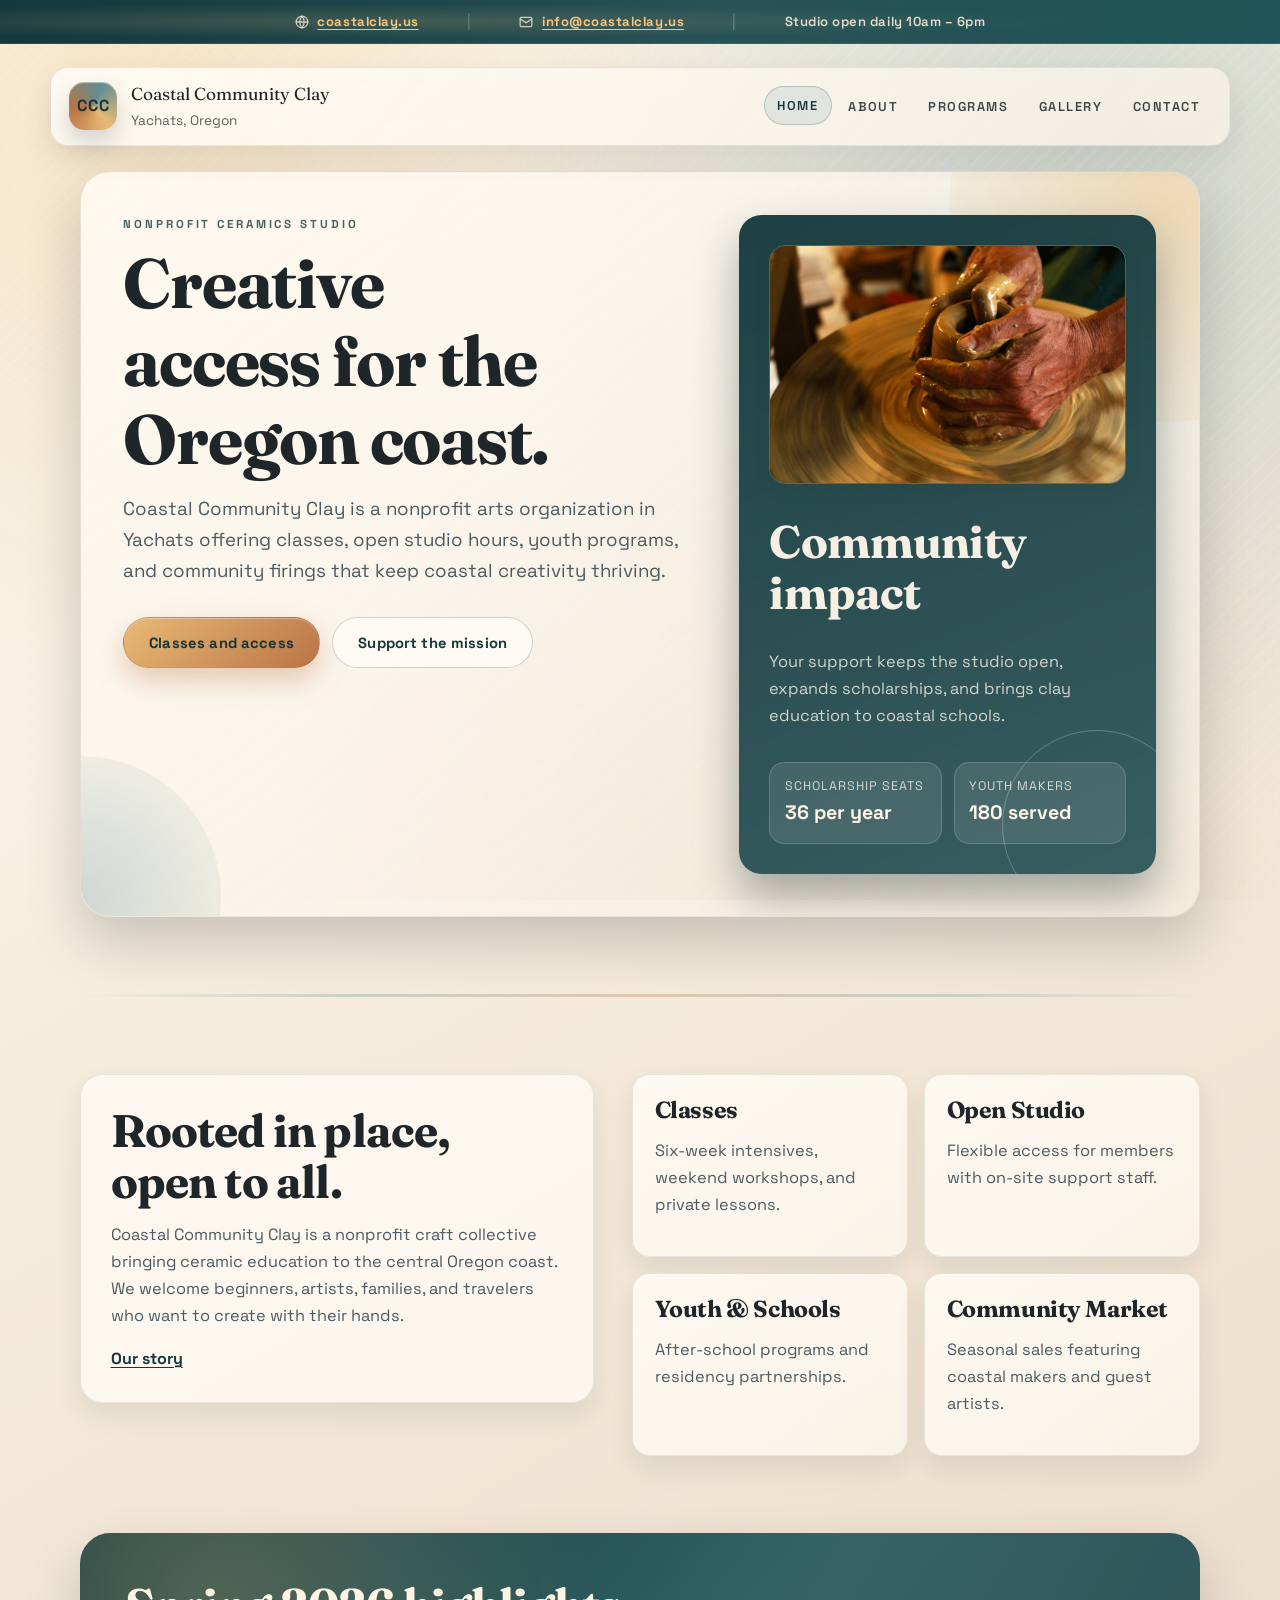
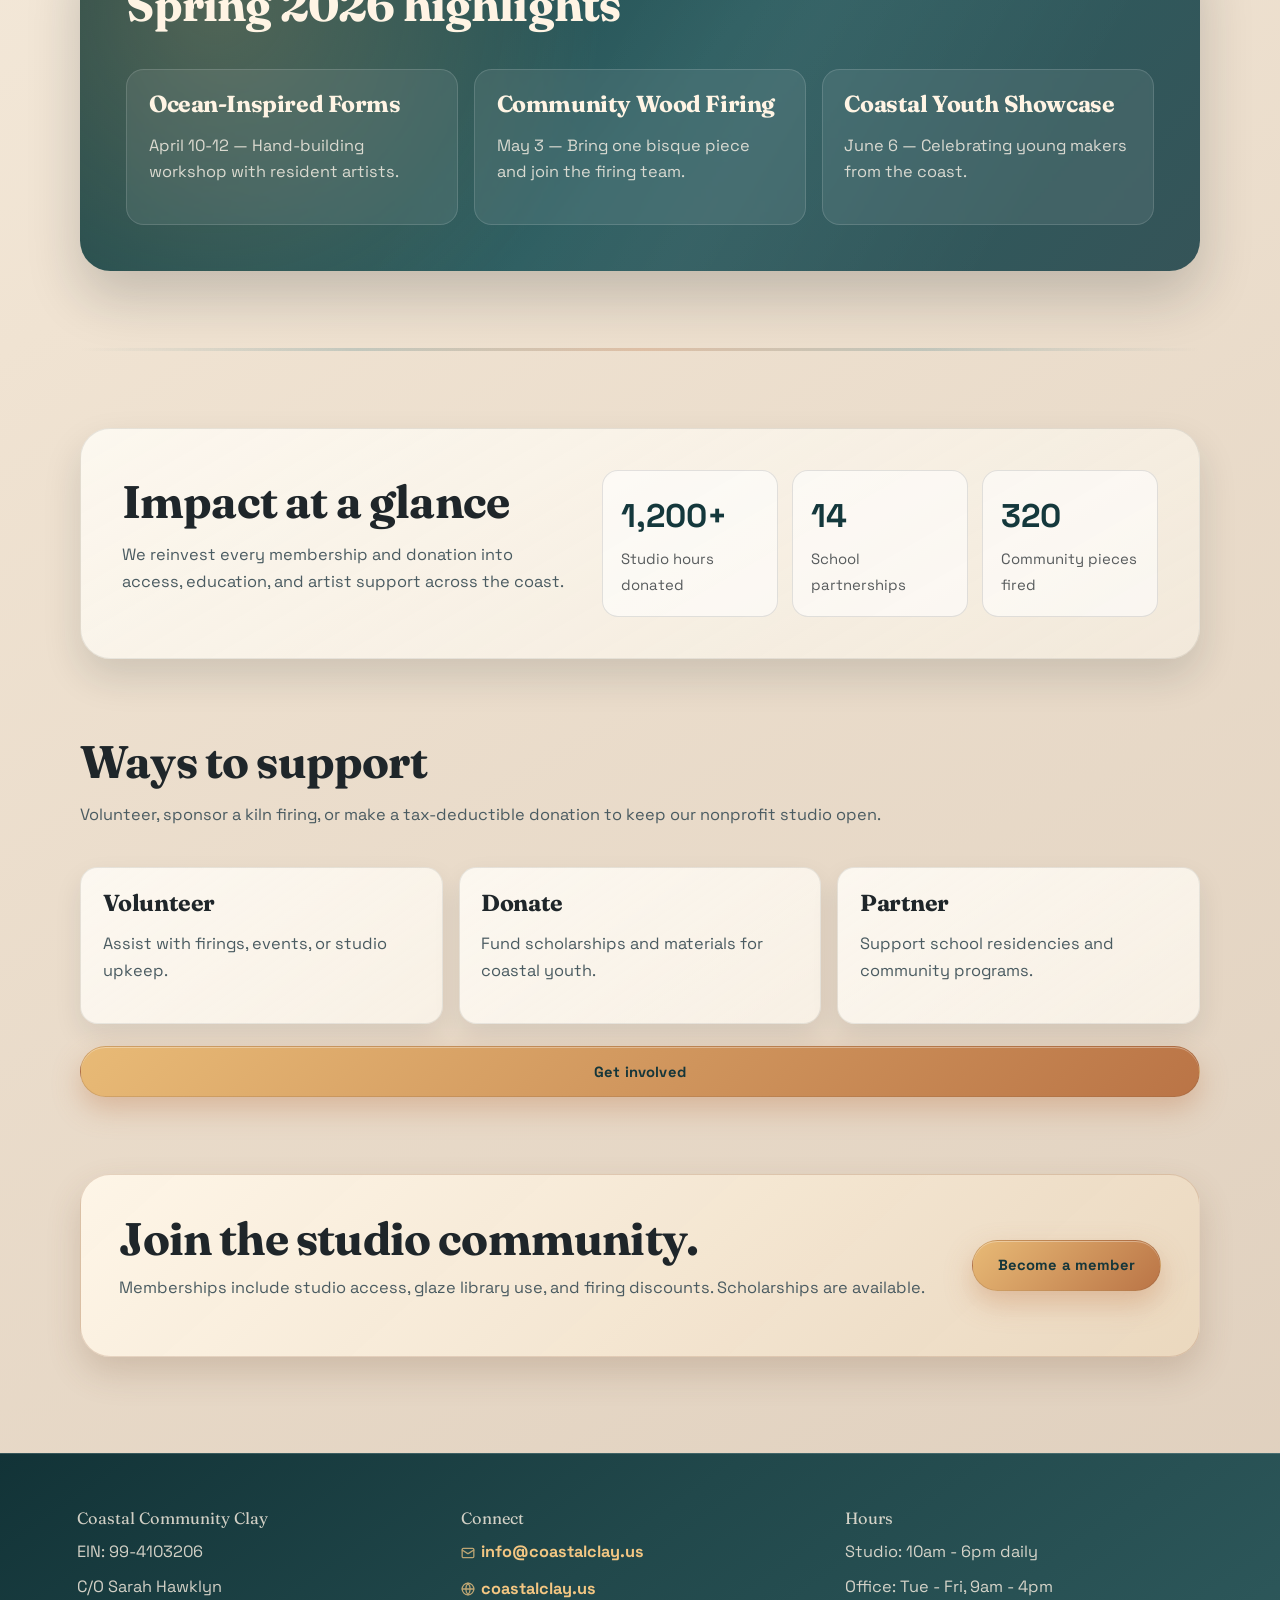
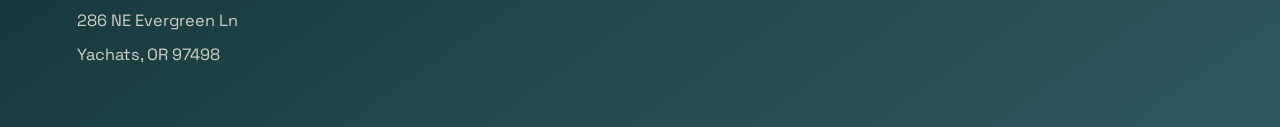
<file: index.html>
<!DOCTYPE html>
<html lang="en">
  <head>
    <meta charset="utf-8" />
    <meta name="viewport" content="width=device-width, initial-scale=1" />
    <title>Coastal Community Clay | Yachats, Oregon</title>
    <meta
      name="description"
      content="Coastal Community Clay is a coastal ceramics organization in Yachats, Oregon. Classes, open studio, youth programs, and community firings."
    />
    <link rel="preconnect" href="https://fonts.googleapis.com" />
    <link rel="preconnect" href="https://fonts.gstatic.com" crossorigin />
    <link
      href="https://fonts.googleapis.com/css2?family=Fraunces:wght@300;500;700&family=Space+Grotesk:wght@400;600&display=swap"
      rel="stylesheet"
    />
    <link rel="stylesheet" href="css/styles.css" />
  </head>
  <body>
    <div class="info-bar">
      <span class="info-bar-item">
        <svg width="14" height="14" viewBox="0 0 24 24" fill="none" stroke="currentColor" stroke-width="2.2" stroke-linecap="round" stroke-linejoin="round"><circle cx="12" cy="12" r="10"/><path d="M2 12h20M12 2a15.3 15.3 0 0 1 0 20M12 2a15.3 15.3 0 0 0 0 20"/></svg>
        <a href="https://coastalclay.us" target="_blank" rel="noopener">coastalclay.us</a>
      </span>
      <span class="info-bar-sep">|</span>
      <span class="info-bar-item">
        <svg width="14" height="14" viewBox="0 0 24 24" fill="none" stroke="currentColor" stroke-width="2.2" stroke-linecap="round" stroke-linejoin="round"><rect x="2" y="4" width="20" height="16" rx="2"/><path d="m22 7-8.97 5.7a1.94 1.94 0 0 1-2.06 0L2 7"/></svg>
        <a href="mailto:info@coastalclay.us">info@coastalclay.us</a>
      </span>
      <span class="info-bar-sep">|</span>
      <span class="info-bar-item">Studio open daily 10am – 6pm</span>
    </div>
    <header class="site-header">
      <div class="brand">
        <span class="brand-mark">CCC</span>
        <div>
          <p class="brand-title">Coastal Community Clay</p>
          <p class="brand-subtitle">Yachats, Oregon</p>
        </div>
      </div>
      <button class="menu-toggle" aria-expanded="false" aria-controls="primary-nav">
        Menu
      </button>
      <nav id="primary-nav" class="site-nav">
        <a class="nav-link" href="index.html">Home</a>
        <a class="nav-link" href="about.html">About</a>
        <a class="nav-link" href="programs.html">Programs</a>
        <a class="nav-link" href="gallery.html">Gallery</a>
        <a class="nav-link" href="contact.html">Contact</a>
      </nav>
    </header>

    <main>
      <section class="hero">
        <div class="hero-content">
          <p class="eyebrow">Nonprofit ceramics studio</p>
          <h1>Creative access for the Oregon coast.</h1>
          <p class="lead">
            Coastal Community Clay is a nonprofit arts organization in Yachats
            offering classes, open studio hours, youth programs, and community
            firings that keep coastal creativity thriving.
          </p>
          <div class="hero-actions">
            <a class="btn primary" href="programs.html">Classes and access</a>
            <a class="btn ghost" href="contact.html">Support the mission</a>
          </div>
        </div>
        <div class="hero-card">
          <figure class="hero-illustration">
            <img
              src="images/photos/pottery-wheel.jpg"
              alt="Artisan shaping clay on a pottery wheel in a ceramic workshop."
              width="960"
              height="640"
            />
          </figure>
          <h2>Community impact</h2>
          <p>
            Your support keeps the studio open, expands scholarships, and brings
            clay education to coastal schools.
          </p>
          <div class="hero-list">
            <div>
              <span>Scholarship seats</span>
              <strong>36 per year</strong>
            </div>
            <div>
              <span>Youth makers</span>
              <strong>180 served</strong>
            </div>
          </div>
        </div>
      </section>

      <div class="wave-divider" role="presentation"></div>

      <section class="split">
        <div>
          <h2>Rooted in place, open to all.</h2>
          <p>
            Coastal Community Clay is a nonprofit craft collective bringing
            ceramic education to the central Oregon coast. We welcome beginners,
            artists, families, and travelers who want to create with their hands.
          </p>
          <a class="text-link" href="about.html">Our story</a>
        </div>
        <div class="highlight-grid">
          <article>
            <h3>Classes</h3>
            <p>Six-week intensives, weekend workshops, and private lessons.</p>
          </article>
          <article>
            <h3>Open Studio</h3>
            <p>Flexible access for members with on-site support staff.</p>
          </article>
          <article>
            <h3>Youth & Schools</h3>
            <p>After-school programs and residency partnerships.</p>
          </article>
          <article>
            <h3>Community Market</h3>
            <p>Seasonal sales featuring coastal makers and guest artists.</p>
          </article>
        </div>
      </section>

      <section class="band">
        <div class="band-content">
          <h2>Spring 2026 highlights</h2>
          <div class="event-grid">
            <article>
              <h3>Ocean-Inspired Forms</h3>
              <p>April 10-12 — Hand-building workshop with resident artists.</p>
            </article>
            <article>
              <h3>Community Wood Firing</h3>
              <p>May 3 — Bring one bisque piece and join the firing team.</p>
            </article>
            <article>
              <h3>Coastal Youth Showcase</h3>
              <p>June 6 — Celebrating young makers from the coast.</p>
            </article>
          </div>
        </div>
      </section>

      <div class="wave-divider" role="presentation"></div>

      <section class="impact">
        <div>
          <h2>Impact at a glance</h2>
          <p>
            We reinvest every membership and donation into access, education,
            and artist support across the coast.
          </p>
        </div>
        <div class="impact-grid">
          <div>
            <strong>1,200+</strong>
            <span>Studio hours donated</span>
          </div>
          <div>
            <strong>14</strong>
            <span>School partnerships</span>
          </div>
          <div>
            <strong>320</strong>
            <span>Community pieces fired</span>
          </div>
        </div>
      </section>

      <section class="support">
        <div>
          <h2>Ways to support</h2>
          <p>
            Volunteer, sponsor a kiln firing, or make a tax-deductible donation
            to keep our nonprofit studio open.
          </p>
        </div>
        <div class="support-grid">
          <article>
            <h3>Volunteer</h3>
            <p>Assist with firings, events, or studio upkeep.</p>
          </article>
          <article>
            <h3>Donate</h3>
            <p>Fund scholarships and materials for coastal youth.</p>
          </article>
          <article>
            <h3>Partner</h3>
            <p>Support school residencies and community programs.</p>
          </article>
        </div>
        <a class="btn primary" href="contact.html">Get involved</a>
      </section>

      <section class="cta">
        <div>
          <h2>Join the studio community.</h2>
          <p>
            Memberships include studio access, glaze library use, and firing
            discounts. Scholarships are available.
          </p>
        </div>
        <a class="btn primary" href="contact.html">Become a member</a>
      </section>
    </main>

    <footer class="site-footer">
      <div>
        <p class="footer-title">Coastal Community Clay</p>
        <p>EIN: 99-4103206</p>
        <p>C/O Sarah Hawklyn</p>
        <p>286 NE Evergreen Ln</p>
        <p>Yachats, OR 97498</p>
      </div>
      <div>
        <p class="footer-title">Connect</p>
        <p><a class="footer-contact-link" href="mailto:info@coastalclay.us"><svg width="14" height="14" viewBox="0 0 24 24" fill="none" stroke="currentColor" stroke-width="2.2" stroke-linecap="round" stroke-linejoin="round"><rect x="2" y="4" width="20" height="16" rx="2"/><path d="m22 7-8.97 5.7a1.94 1.94 0 0 1-2.06 0L2 7"/></svg>info@coastalclay.us</a></p>
        <p><a class="footer-contact-link" href="https://coastalclay.us" target="_blank" rel="noopener"><svg width="14" height="14" viewBox="0 0 24 24" fill="none" stroke="currentColor" stroke-width="2.2" stroke-linecap="round" stroke-linejoin="round"><circle cx="12" cy="12" r="10"/><path d="M2 12h20M12 2a15.3 15.3 0 0 1 0 20M12 2a15.3 15.3 0 0 0 0 20"/></svg>coastalclay.us</a></p>
      </div>
      <div>
        <p class="footer-title">Hours</p>
        <p>Studio: 10am - 6pm daily</p>
        <p>Office: Tue - Fri, 9am - 4pm</p>
      </div>
    </footer>

    <script src="js/main.js"></script>
  </body>
</html>
</file>
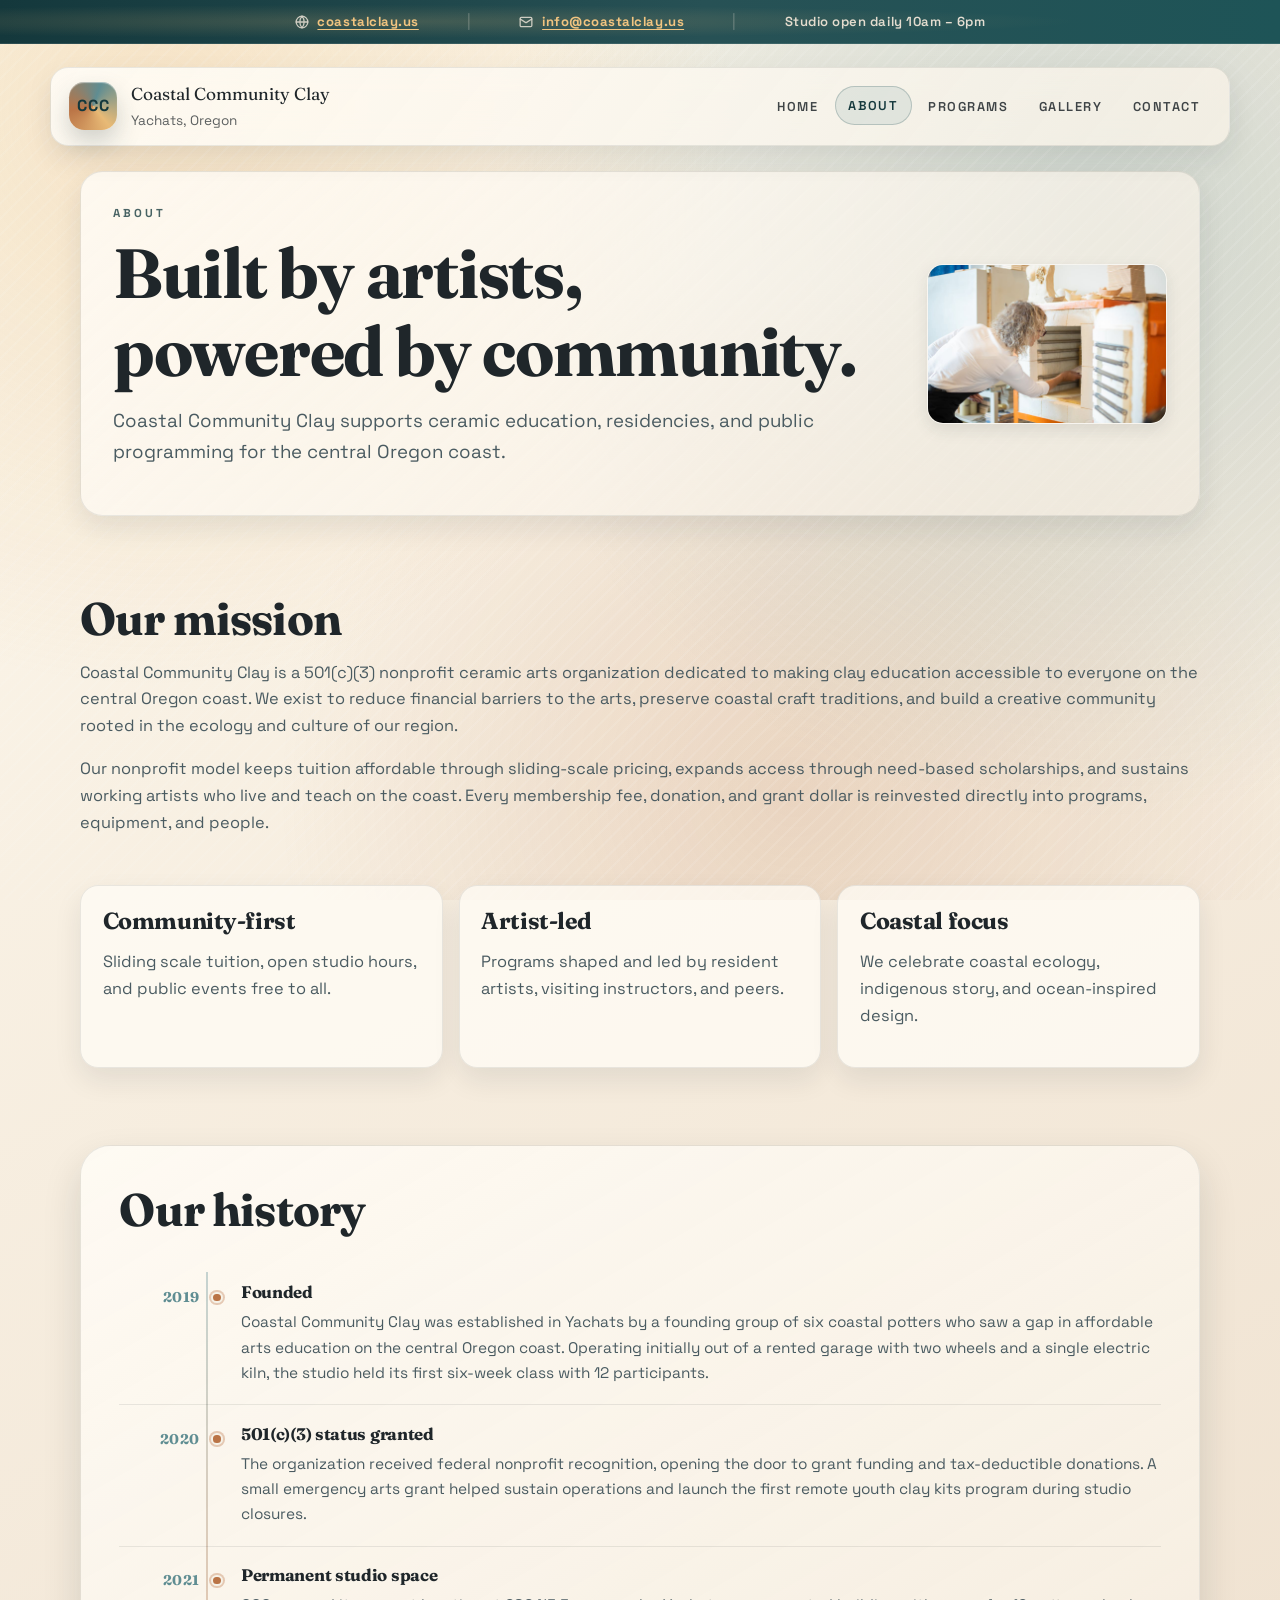
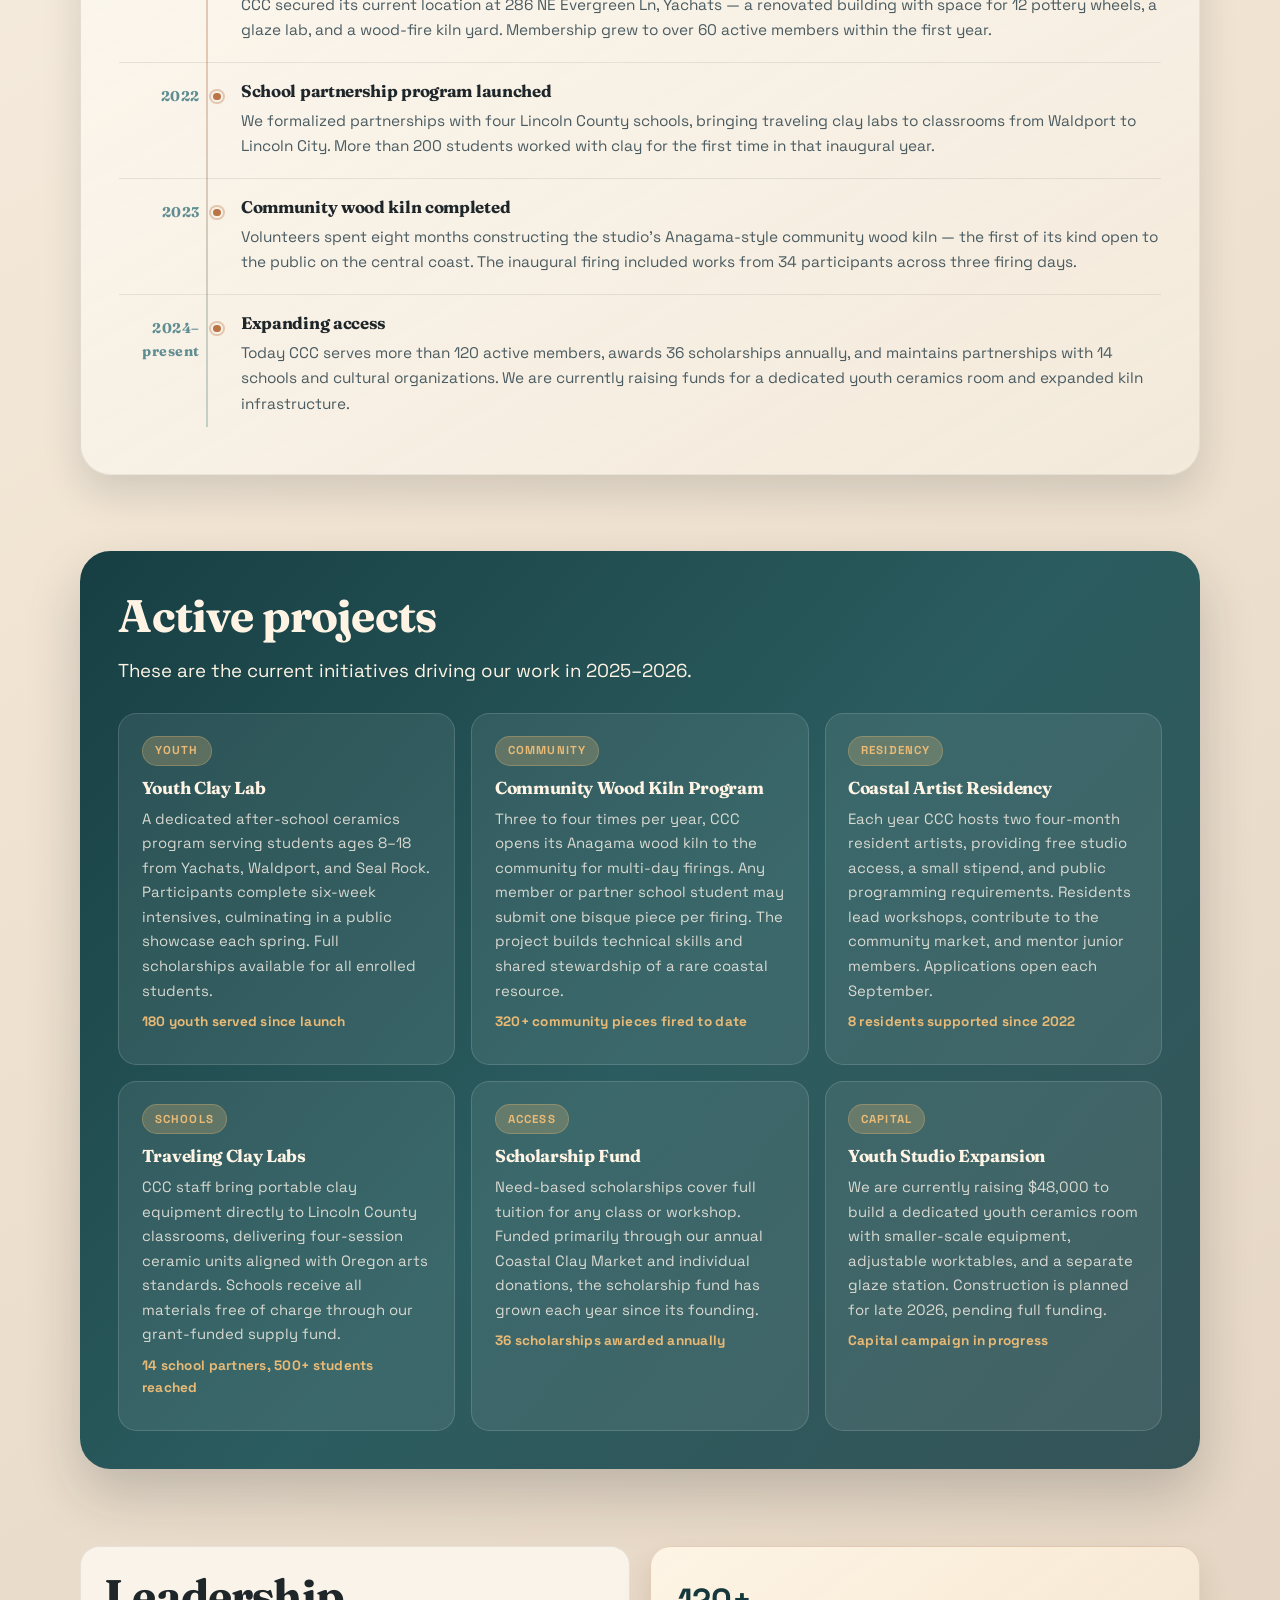
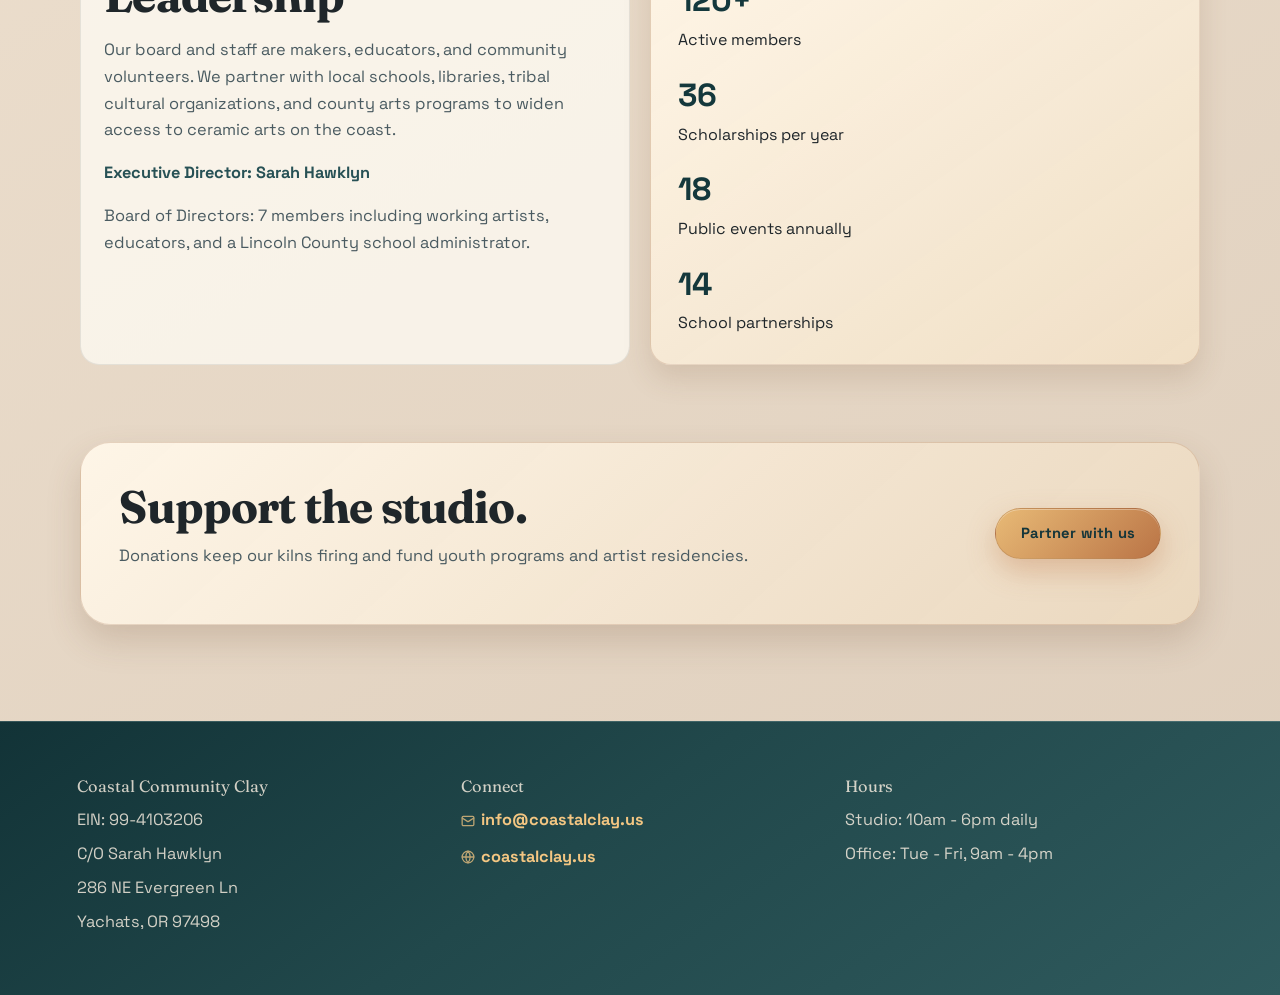
<file: about.html>
<!DOCTYPE html>
<html lang="en">
  <head>
    <meta charset="utf-8" />
    <meta name="viewport" content="width=device-width, initial-scale=1" />
    <title>About | Coastal Community Clay</title>
    <meta
      name="description"
      content="Learn about Coastal Community Clay, a nonprofit ceramics organization serving the Oregon coast."
    />
    <link rel="preconnect" href="https://fonts.googleapis.com" />
    <link rel="preconnect" href="https://fonts.gstatic.com" crossorigin />
    <link
      href="https://fonts.googleapis.com/css2?family=Fraunces:wght@300;500;700&family=Space+Grotesk:wght@400;600&display=swap"
      rel="stylesheet"
    />
    <link rel="stylesheet" href="css/styles.css" />
  </head>
  <body>
    <div class="info-bar">
      <span class="info-bar-item">
        <svg width="14" height="14" viewBox="0 0 24 24" fill="none" stroke="currentColor" stroke-width="2.2" stroke-linecap="round" stroke-linejoin="round"><circle cx="12" cy="12" r="10"/><path d="M2 12h20M12 2a15.3 15.3 0 0 1 0 20M12 2a15.3 15.3 0 0 0 0 20"/></svg>
        <a href="https://coastalclay.us" target="_blank" rel="noopener">coastalclay.us</a>
      </span>
      <span class="info-bar-sep">|</span>
      <span class="info-bar-item">
        <svg width="14" height="14" viewBox="0 0 24 24" fill="none" stroke="currentColor" stroke-width="2.2" stroke-linecap="round" stroke-linejoin="round"><rect x="2" y="4" width="20" height="16" rx="2"/><path d="m22 7-8.97 5.7a1.94 1.94 0 0 1-2.06 0L2 7"/></svg>
        <a href="mailto:info@coastalclay.us">info@coastalclay.us</a>
      </span>
      <span class="info-bar-sep">|</span>
      <span class="info-bar-item">Studio open daily 10am – 6pm</span>
    </div>
    <header class="site-header">
      <div class="brand">
        <span class="brand-mark">CCC</span>
        <div>
          <p class="brand-title">Coastal Community Clay</p>
          <p class="brand-subtitle">Yachats, Oregon</p>
        </div>
      </div>
      <button class="menu-toggle" aria-expanded="false" aria-controls="primary-nav">
        Menu
      </button>
      <nav id="primary-nav" class="site-nav">
        <a class="nav-link" href="index.html">Home</a>
        <a class="nav-link" href="about.html">About</a>
        <a class="nav-link" href="programs.html">Programs</a>
        <a class="nav-link" href="gallery.html">Gallery</a>
        <a class="nav-link" href="contact.html">Contact</a>
      </nav>
    </header>

    <main>
      <section class="page-hero">
        <div>
          <p class="eyebrow">About</p>
          <h1>Built by artists, powered by community.</h1>
          <p class="lead">
            Coastal Community Clay supports ceramic education, residencies, and
            public programming for the central Oregon coast.
          </p>
        </div>
        <figure class="page-hero-illustration">
          <img
            src="images/photos/ceramics-shelf.jpg"
            alt="Handmade ceramic dinnerware displayed on a studio shelf."
            width="480"
            height="360"
            loading="lazy"
          />
        </figure>
      </section>

      <section class="story">
        <div>
          <h2>Our mission</h2>
          <p>
            Coastal Community Clay is a 501(c)(3) nonprofit ceramic arts organization
            dedicated to making clay education accessible to everyone on the central
            Oregon coast. We exist to reduce financial barriers to the arts, preserve
            coastal craft traditions, and build a creative community rooted in the
            ecology and culture of our region.
          </p>
          <p>
            Our nonprofit model keeps tuition affordable through sliding-scale pricing,
            expands access through need-based scholarships, and sustains working artists
            who live and teach on the coast. Every membership fee, donation, and grant
            dollar is reinvested directly into programs, equipment, and people.
          </p>
        </div>
        <div class="story-cards">
          <article>
            <h3>Community-first</h3>
            <p>Sliding scale tuition, open studio hours, and public events free to all.</p>
          </article>
          <article>
            <h3>Artist-led</h3>
            <p>Programs shaped and led by resident artists, visiting instructors, and peers.</p>
          </article>
          <article>
            <h3>Coastal focus</h3>
            <p>We celebrate coastal ecology, indigenous story, and ocean-inspired design.</p>
          </article>
        </div>
      </section>

      <section class="history-section">
        <h2>Our history</h2>
        <div class="history-timeline">
          <div class="timeline-entry">
            <span class="timeline-year">2019</span>
            <div>
              <h3>Founded</h3>
              <p>
                Coastal Community Clay was established in Yachats by a founding group of six
                coastal potters who saw a gap in affordable arts education on the central Oregon
                coast. Operating initially out of a rented garage with two wheels and a single
                electric kiln, the studio held its first six-week class with 12 participants.
              </p>
            </div>
          </div>
          <div class="timeline-entry">
            <span class="timeline-year">2020</span>
            <div>
              <h3>501(c)(3) status granted</h3>
              <p>
                The organization received federal nonprofit recognition, opening the door to grant
                funding and tax-deductible donations. A small emergency arts grant helped sustain
                operations and launch the first remote youth clay kits program during studio closures.
              </p>
            </div>
          </div>
          <div class="timeline-entry">
            <span class="timeline-year">2021</span>
            <div>
              <h3>Permanent studio space</h3>
              <p>
                CCC secured its current location at 286 NE Evergreen Ln, Yachats — a renovated
                building with space for 12 pottery wheels, a glaze lab, and a wood-fire kiln yard.
                Membership grew to over 60 active members within the first year.
              </p>
            </div>
          </div>
          <div class="timeline-entry">
            <span class="timeline-year">2022</span>
            <div>
              <h3>School partnership program launched</h3>
              <p>
                We formalized partnerships with four Lincoln County schools, bringing traveling
                clay labs to classrooms from Waldport to Lincoln City. More than 200 students
                worked with clay for the first time in that inaugural year.
              </p>
            </div>
          </div>
          <div class="timeline-entry">
            <span class="timeline-year">2023</span>
            <div>
              <h3>Community wood kiln completed</h3>
              <p>
                Volunteers spent eight months constructing the studio's Anagama-style community
                wood kiln — the first of its kind open to the public on the central coast. The
                inaugural firing included works from 34 participants across three firing days.
              </p>
            </div>
          </div>
          <div class="timeline-entry">
            <span class="timeline-year">2024–present</span>
            <div>
              <h3>Expanding access</h3>
              <p>
                Today CCC serves more than 120 active members, awards 36 scholarships annually,
                and maintains partnerships with 14 schools and cultural organizations. We are
                currently raising funds for a dedicated youth ceramics room and expanded kiln
                infrastructure.
              </p>
            </div>
          </div>
        </div>
      </section>

      <section class="projects-section">
        <h2>Active projects</h2>
        <p class="lead" style="max-width:62ch">
          These are the current initiatives driving our work in 2025–2026.
        </p>
        <div class="projects-grid">
          <article>
            <span class="project-tag">Youth</span>
            <h3>Youth Clay Lab</h3>
            <p>
              A dedicated after-school ceramics program serving students ages 8–18 from
              Yachats, Waldport, and Seal Rock. Participants complete six-week intensives,
              culminating in a public showcase each spring. Full scholarships available for
              all enrolled students.
            </p>
            <p class="accent">180 youth served since launch</p>
          </article>
          <article>
            <span class="project-tag">Community</span>
            <h3>Community Wood Kiln Program</h3>
            <p>
              Three to four times per year, CCC opens its Anagama wood kiln to the community
              for multi-day firings. Any member or partner school student may submit one bisque
              piece per firing. The project builds technical skills and shared stewardship of
              a rare coastal resource.
            </p>
            <p class="accent">320+ community pieces fired to date</p>
          </article>
          <article>
            <span class="project-tag">Residency</span>
            <h3>Coastal Artist Residency</h3>
            <p>
              Each year CCC hosts two four-month resident artists, providing free studio access,
              a small stipend, and public programming requirements. Residents lead workshops,
              contribute to the community market, and mentor junior members. Applications open
              each September.
            </p>
            <p class="accent">8 residents supported since 2022</p>
          </article>
          <article>
            <span class="project-tag">Schools</span>
            <h3>Traveling Clay Labs</h3>
            <p>
              CCC staff bring portable clay equipment directly to Lincoln County classrooms,
              delivering four-session ceramic units aligned with Oregon arts standards. Schools
              receive all materials free of charge through our grant-funded supply fund.
            </p>
            <p class="accent">14 school partners, 500+ students reached</p>
          </article>
          <article>
            <span class="project-tag">Access</span>
            <h3>Scholarship Fund</h3>
            <p>
              Need-based scholarships cover full tuition for any class or workshop. Funded
              primarily through our annual Coastal Clay Market and individual donations,
              the scholarship fund has grown each year since its founding.
            </p>
            <p class="accent">36 scholarships awarded annually</p>
          </article>
          <article>
            <span class="project-tag">Capital</span>
            <h3>Youth Studio Expansion</h3>
            <p>
              We are currently raising $48,000 to build a dedicated youth ceramics room with
              smaller-scale equipment, adjustable worktables, and a separate glaze station.
              Construction is planned for late 2026, pending full funding.
            </p>
            <p class="accent">Capital campaign in progress</p>
          </article>
        </div>
      </section>

      <section class="grid-two">
        <div>
          <h2>Leadership</h2>
          <p>
            Our board and staff are makers, educators, and community volunteers. We partner
            with local schools, libraries, tribal cultural organizations, and county arts
            programs to widen access to ceramic arts on the coast.
          </p>
          <p class="accent">Executive Director: Sarah Hawklyn</p>
          <p style="margin-top:0.5rem;color:var(--ink-soft)">
            Board of Directors: 7 members including working artists, educators,
            and a Lincoln County school administrator.
          </p>
        </div>
        <div class="stats-card">
          <div>
            <strong>120+</strong>
            <span>Active members</span>
          </div>
          <div>
            <strong>36</strong>
            <span>Scholarships per year</span>
          </div>
          <div>
            <strong>18</strong>
            <span>Public events annually</span>
          </div>
          <div>
            <strong>14</strong>
            <span>School partnerships</span>
          </div>
        </div>
      </section>

      <section class="cta">
        <div>
          <h2>Support the studio.</h2>
          <p>
            Donations keep our kilns firing and fund youth programs and artist
            residencies.
          </p>
        </div>
        <a class="btn primary" href="contact.html">Partner with us</a>
      </section>
    </main>

    <footer class="site-footer">
      <div>
        <p class="footer-title">Coastal Community Clay</p>
        <p>EIN: 99-4103206</p>
        <p>C/O Sarah Hawklyn</p>
        <p>286 NE Evergreen Ln</p>
        <p>Yachats, OR 97498</p>
      </div>
      <div>
        <p class="footer-title">Connect</p>
        <p><a class="footer-contact-link" href="mailto:info@coastalclay.us"><svg width="14" height="14" viewBox="0 0 24 24" fill="none" stroke="currentColor" stroke-width="2.2" stroke-linecap="round" stroke-linejoin="round"><rect x="2" y="4" width="20" height="16" rx="2"/><path d="m22 7-8.97 5.7a1.94 1.94 0 0 1-2.06 0L2 7"/></svg>info@coastalclay.us</a></p>
        <p><a class="footer-contact-link" href="https://coastalclay.us" target="_blank" rel="noopener"><svg width="14" height="14" viewBox="0 0 24 24" fill="none" stroke="currentColor" stroke-width="2.2" stroke-linecap="round" stroke-linejoin="round"><circle cx="12" cy="12" r="10"/><path d="M2 12h20M12 2a15.3 15.3 0 0 1 0 20M12 2a15.3 15.3 0 0 0 0 20"/></svg>coastalclay.us</a></p>
      </div>
      <div>
        <p class="footer-title">Hours</p>
        <p>Studio: 10am - 6pm daily</p>
        <p>Office: Tue - Fri, 9am - 4pm</p>
      </div>
    </footer>

    <script src="js/main.js"></script>
  </body>
</html>
</file>
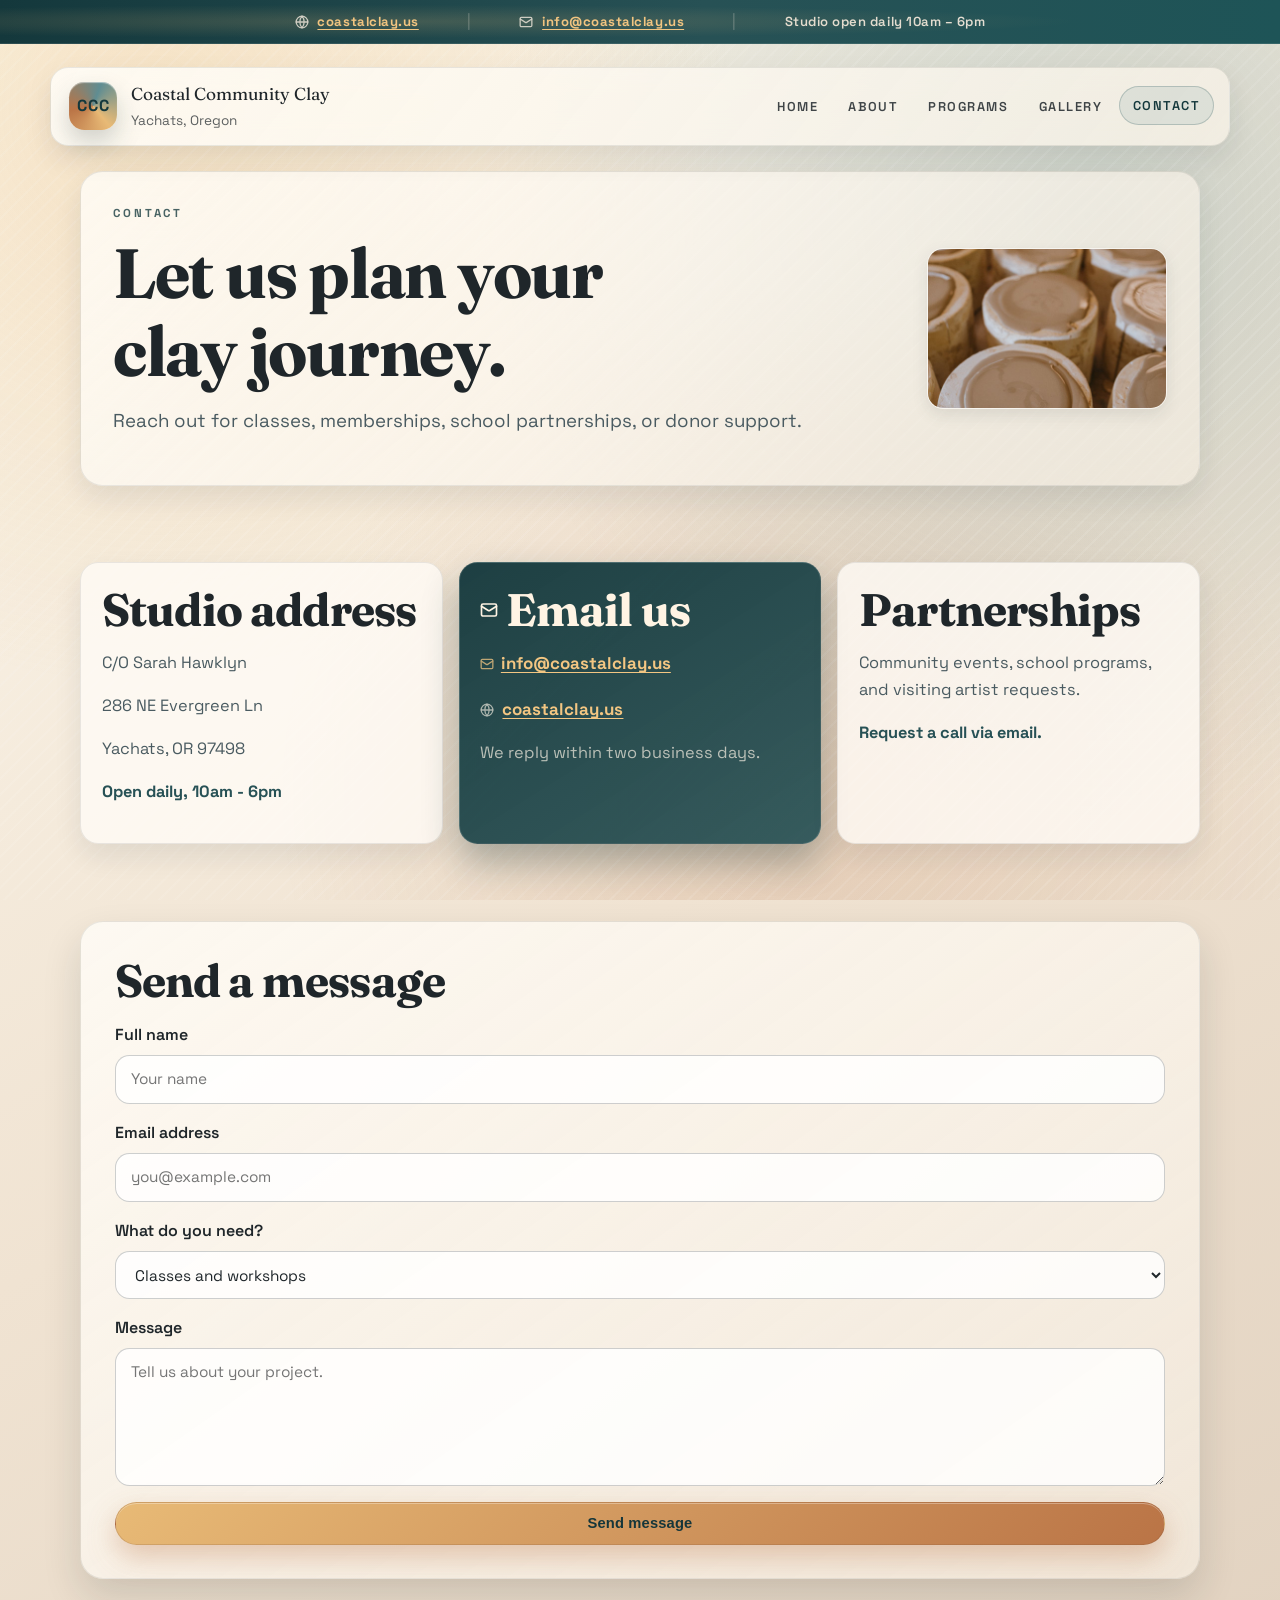
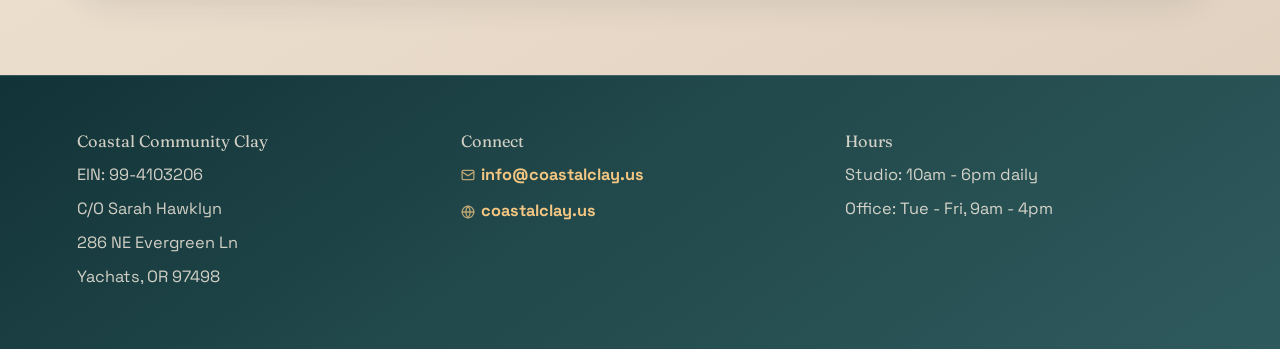
<file: contact.html>
<!DOCTYPE html>
<html lang="en">
  <head>
    <meta charset="utf-8" />
    <meta name="viewport" content="width=device-width, initial-scale=1" />
    <title>Contact | Coastal Community Clay</title>
    <meta
      name="description"
      content="Contact Coastal Community Clay for classes, memberships, and partnerships."
    />
    <link rel="preconnect" href="https://fonts.googleapis.com" />
    <link rel="preconnect" href="https://fonts.gstatic.com" crossorigin />
    <link
      href="https://fonts.googleapis.com/css2?family=Fraunces:wght@300;500;700&family=Space+Grotesk:wght@400;600&display=swap"
      rel="stylesheet"
    />
    <link rel="stylesheet" href="css/styles.css" />
  </head>
  <body>
    <div class="info-bar">
      <span class="info-bar-item">
        <svg width="14" height="14" viewBox="0 0 24 24" fill="none" stroke="currentColor" stroke-width="2.2" stroke-linecap="round" stroke-linejoin="round"><circle cx="12" cy="12" r="10"/><path d="M2 12h20M12 2a15.3 15.3 0 0 1 0 20M12 2a15.3 15.3 0 0 0 0 20"/></svg>
        <a href="https://coastalclay.us" target="_blank" rel="noopener">coastalclay.us</a>
      </span>
      <span class="info-bar-sep">|</span>
      <span class="info-bar-item">
        <svg width="14" height="14" viewBox="0 0 24 24" fill="none" stroke="currentColor" stroke-width="2.2" stroke-linecap="round" stroke-linejoin="round"><rect x="2" y="4" width="20" height="16" rx="2"/><path d="m22 7-8.97 5.7a1.94 1.94 0 0 1-2.06 0L2 7"/></svg>
        <a href="mailto:info@coastalclay.us">info@coastalclay.us</a>
      </span>
      <span class="info-bar-sep">|</span>
      <span class="info-bar-item">Studio open daily 10am – 6pm</span>
    </div>
    <header class="site-header">
      <div class="brand">
        <span class="brand-mark">CCC</span>
        <div>
          <p class="brand-title">Coastal Community Clay</p>
          <p class="brand-subtitle">Yachats, Oregon</p>
        </div>
      </div>
      <button class="menu-toggle" aria-expanded="false" aria-controls="primary-nav">
        Menu
      </button>
      <nav id="primary-nav" class="site-nav">
        <a class="nav-link" href="index.html">Home</a>
        <a class="nav-link" href="about.html">About</a>
        <a class="nav-link" href="programs.html">Programs</a>
        <a class="nav-link" href="gallery.html">Gallery</a>
        <a class="nav-link" href="contact.html">Contact</a>
      </nav>
    </header>

    <main>
      <section class="page-hero">
        <div>
          <p class="eyebrow">Contact</p>
          <h1>Let us plan your clay journey.</h1>
          <p class="lead">
            Reach out for classes, memberships, school partnerships, or donor
            support.
          </p>
        </div>
        <figure class="page-hero-illustration">
          <img
            src="images/photos/stoneware-mug.jpg"
            alt="Handmade ceramic mug on a warm wooden surface."
            width="480"
            height="360"
            loading="lazy"
          />
        </figure>
      </section>

      <section class="contact-grid">
        <div class="contact-card">
          <h2>Studio address</h2>
          <p>C/O Sarah Hawklyn</p>
          <p>286 NE Evergreen Ln</p>
          <p>Yachats, OR 97498</p>
          <p class="accent">Open daily, 10am - 6pm</p>
        </div>
        <div class="contact-card highlight">
          <h2>
            <svg width="18" height="18" viewBox="0 0 24 24" fill="none" stroke="currentColor" stroke-width="2.2" stroke-linecap="round" stroke-linejoin="round"><rect x="2" y="4" width="20" height="16" rx="2"/><path d="m22 7-8.97 5.7a1.94 1.94 0 0 1-2.06 0L2 7"/></svg>
            Email us
          </h2>
          <p><a class="footer-contact-link" href="mailto:info@coastalclay.us"><svg width="14" height="14" viewBox="0 0 24 24" fill="none" stroke="currentColor" stroke-width="2.2" stroke-linecap="round" stroke-linejoin="round"><rect x="2" y="4" width="20" height="16" rx="2"/><path d="m22 7-8.97 5.7a1.94 1.94 0 0 1-2.06 0L2 7"/></svg>info@coastalclay.us</a></p>
          <p>
            <svg width="14" height="14" viewBox="0 0 24 24" fill="none" stroke="currentColor" stroke-width="2.2" stroke-linecap="round" stroke-linejoin="round" style="vertical-align:-2px;margin-right:4px;opacity:.7"><circle cx="12" cy="12" r="10"/><path d="M2 12h20M12 2a15.3 15.3 0 0 1 0 20M12 2a15.3 15.3 0 0 0 0 20"/></svg>
            <a href="https://coastalclay.us" target="_blank" rel="noopener">coastalclay.us</a>
          </p>
          <p class="accent" style="color:rgba(246,239,227,0.7);font-weight:400;margin-top:0.4rem">We reply within two business days.</p>
        </div>
        <div class="contact-card">
          <h2>Partnerships</h2>
          <p>Community events, school programs, and visiting artist requests.</p>
          <p class="accent">Request a call via email.</p>
        </div>
      </section>

      <section class="form-section">
        <h2>Send a message</h2>
        <form class="contact-form" action="mailto:info@coastalclay.us" method="post" enctype="text/plain">
          <label>
            Full name
            <input type="text" name="name" placeholder="Your name" />
          </label>
          <label>
            Email address
            <input type="email" name="email" placeholder="you@example.com" />
          </label>
          <label>
            What do you need?
            <select name="topic">
              <option>Classes and workshops</option>
              <option>Studio membership</option>
              <option>Youth programs</option>
              <option>Partnerships</option>
              <option>Donations</option>
            </select>
          </label>
          <label>
            Message
            <textarea name="message" rows="5" placeholder="Tell us about your project."></textarea>
          </label>
          <button class="btn primary" type="submit">Send message</button>
        </form>
      </section>
    </main>

    <footer class="site-footer">
      <div>
        <p class="footer-title">Coastal Community Clay</p>
        <p>EIN: 99-4103206</p>
        <p>C/O Sarah Hawklyn</p>
        <p>286 NE Evergreen Ln</p>
        <p>Yachats, OR 97498</p>
      </div>
      <div>
        <p class="footer-title">Connect</p>
        <p><a class="footer-contact-link" href="mailto:info@coastalclay.us"><svg width="14" height="14" viewBox="0 0 24 24" fill="none" stroke="currentColor" stroke-width="2.2" stroke-linecap="round" stroke-linejoin="round"><rect x="2" y="4" width="20" height="16" rx="2"/><path d="m22 7-8.97 5.7a1.94 1.94 0 0 1-2.06 0L2 7"/></svg>info@coastalclay.us</a></p>
        <p><a class="footer-contact-link" href="https://coastalclay.us" target="_blank" rel="noopener"><svg width="14" height="14" viewBox="0 0 24 24" fill="none" stroke="currentColor" stroke-width="2.2" stroke-linecap="round" stroke-linejoin="round"><circle cx="12" cy="12" r="10"/><path d="M2 12h20M12 2a15.3 15.3 0 0 1 0 20M12 2a15.3 15.3 0 0 0 0 20"/></svg>coastalclay.us</a></p>
      </div>
      <div>
        <p class="footer-title">Hours</p>
        <p>Studio: 10am - 6pm daily</p>
        <p>Office: Tue - Fri, 9am - 4pm</p>
      </div>
    </footer>

    <script src="js/main.js"></script>
  </body>
</html>
</file>
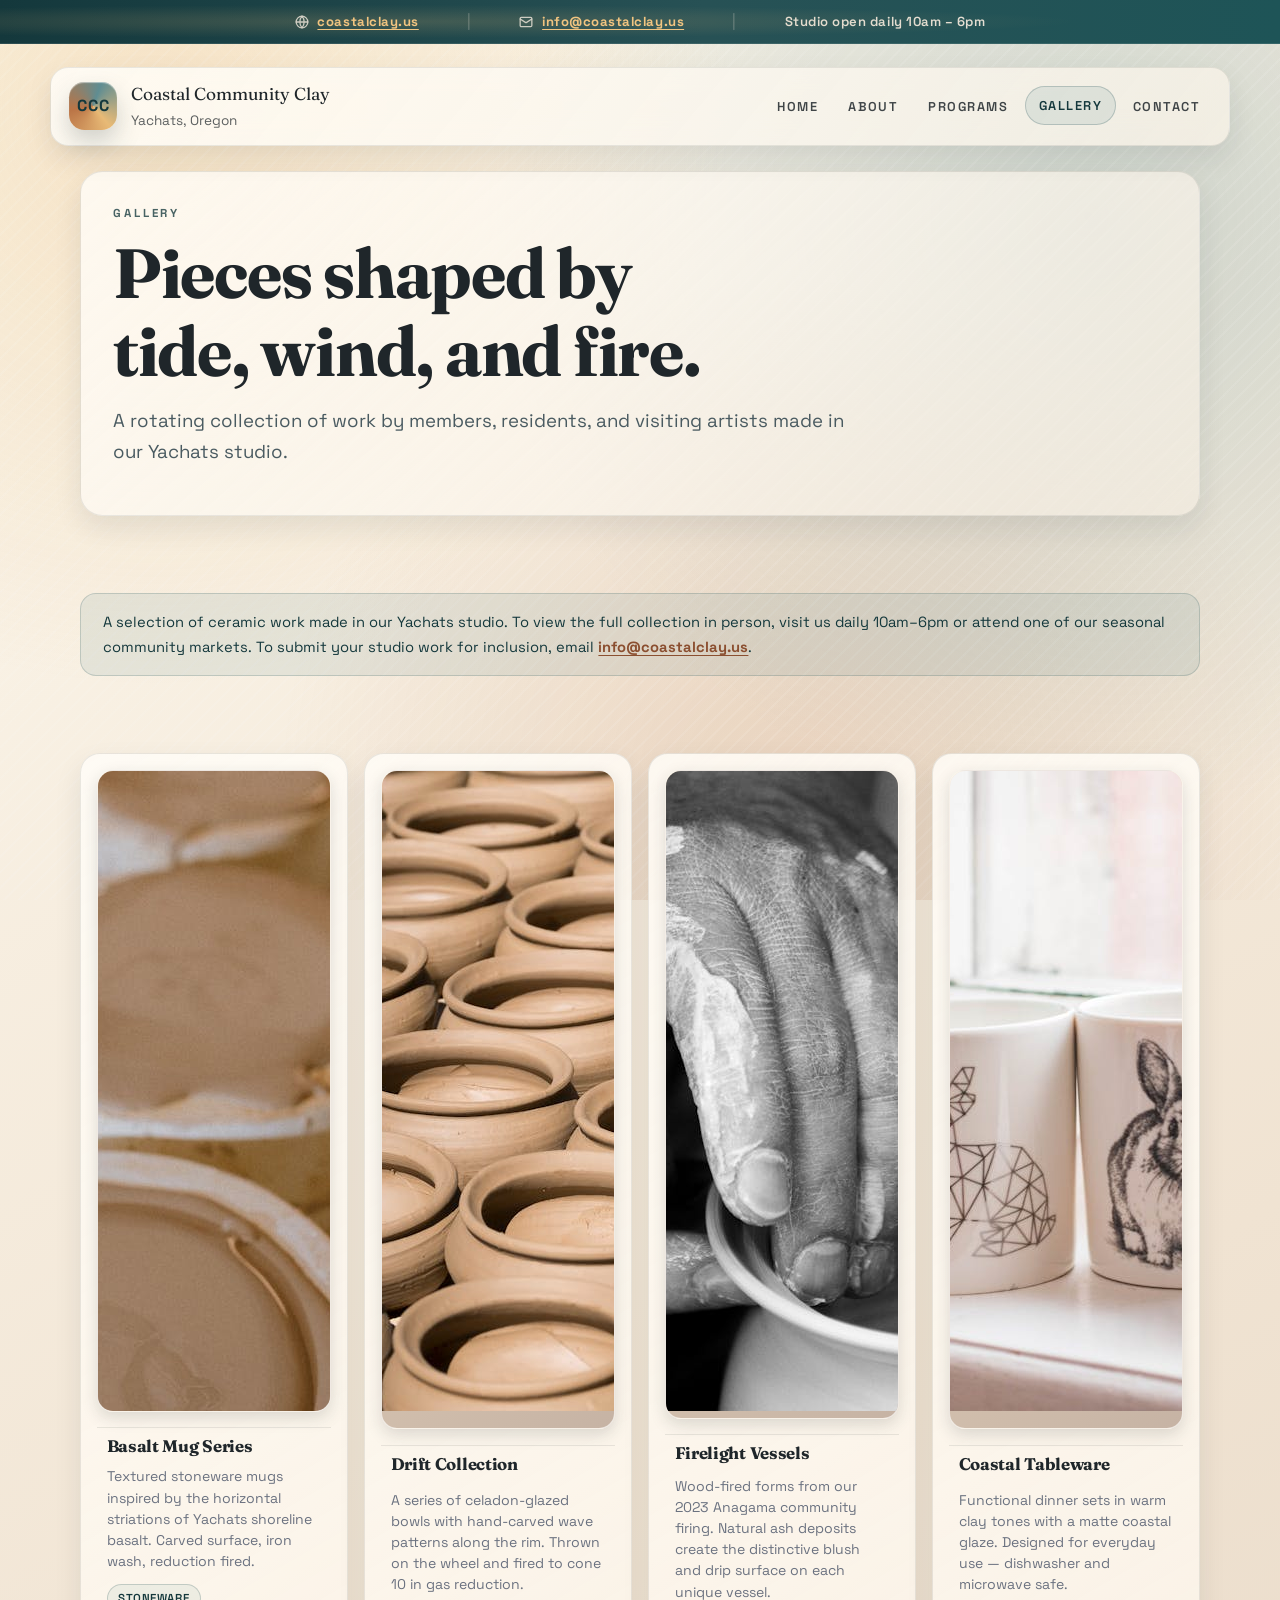
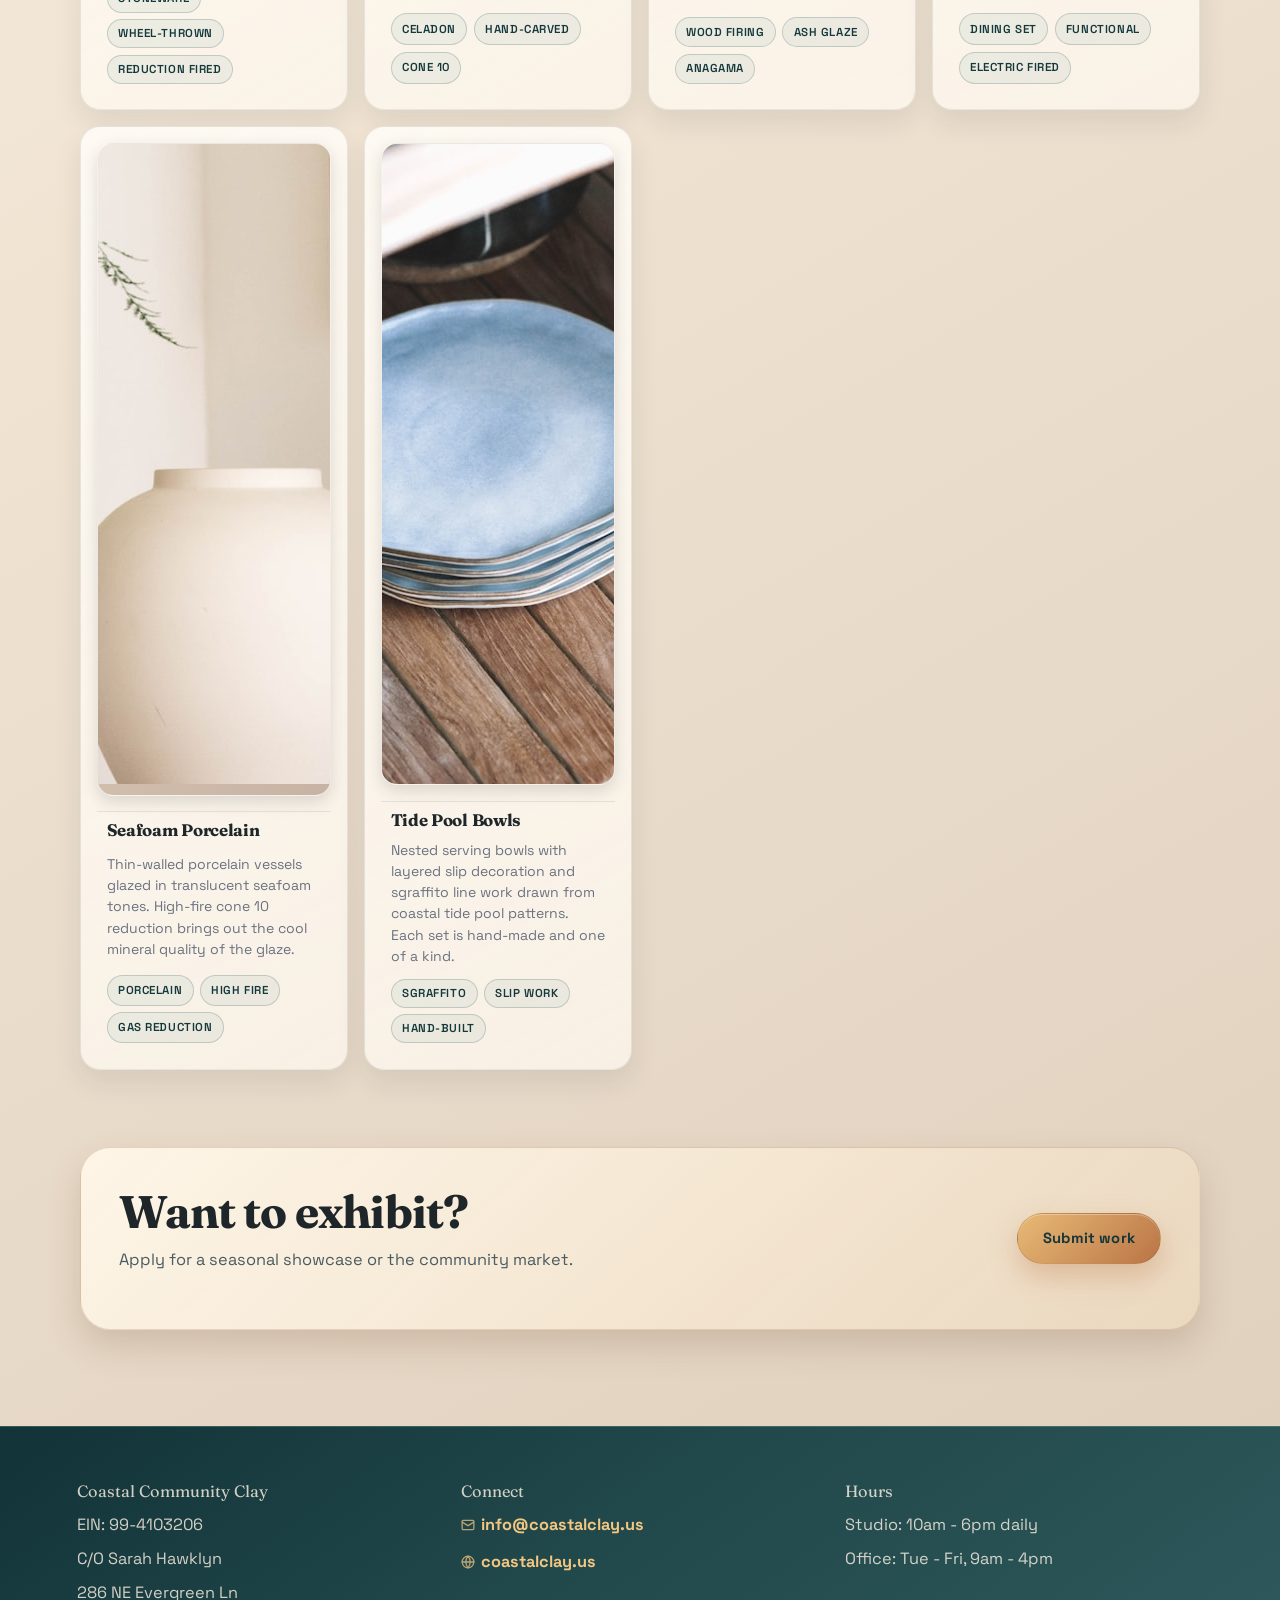
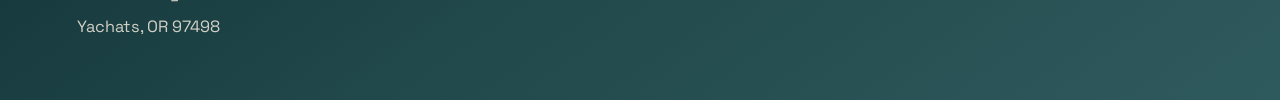
<file: gallery.html>
<!DOCTYPE html>
<html lang="en">
  <head>
    <meta charset="utf-8" />
    <meta name="viewport" content="width=device-width, initial-scale=1" />
    <title>Gallery | Coastal Community Clay</title>
    <meta
      name="description"
      content="Gallery of Coastal Community Clay work, featuring coastal textures and community-fired ceramics."
    />
    <link rel="preconnect" href="https://fonts.googleapis.com" />
    <link rel="preconnect" href="https://fonts.gstatic.com" crossorigin />
    <link
      href="https://fonts.googleapis.com/css2?family=Fraunces:wght@300;500;700&family=Space+Grotesk:wght@400;600&display=swap"
      rel="stylesheet"
    />
    <link rel="stylesheet" href="css/styles.css" />
  </head>
  <body>
    <div class="info-bar">
      <span class="info-bar-item">
        <svg width="14" height="14" viewBox="0 0 24 24" fill="none" stroke="currentColor" stroke-width="2.2" stroke-linecap="round" stroke-linejoin="round"><circle cx="12" cy="12" r="10"/><path d="M2 12h20M12 2a15.3 15.3 0 0 1 0 20M12 2a15.3 15.3 0 0 0 0 20"/></svg>
        <a href="https://coastalclay.us" target="_blank" rel="noopener">coastalclay.us</a>
      </span>
      <span class="info-bar-sep">|</span>
      <span class="info-bar-item">
        <svg width="14" height="14" viewBox="0 0 24 24" fill="none" stroke="currentColor" stroke-width="2.2" stroke-linecap="round" stroke-linejoin="round"><rect x="2" y="4" width="20" height="16" rx="2"/><path d="m22 7-8.97 5.7a1.94 1.94 0 0 1-2.06 0L2 7"/></svg>
        <a href="mailto:info@coastalclay.us">info@coastalclay.us</a>
      </span>
      <span class="info-bar-sep">|</span>
      <span class="info-bar-item">Studio open daily 10am – 6pm</span>
    </div>
    <header class="site-header">
      <div class="brand">
        <span class="brand-mark">CCC</span>
        <div>
          <p class="brand-title">Coastal Community Clay</p>
          <p class="brand-subtitle">Yachats, Oregon</p>
        </div>
      </div>
      <button class="menu-toggle" aria-expanded="false" aria-controls="primary-nav">
        Menu
      </button>
      <nav id="primary-nav" class="site-nav">
        <a class="nav-link" href="index.html">Home</a>
        <a class="nav-link" href="about.html">About</a>
        <a class="nav-link" href="programs.html">Programs</a>
        <a class="nav-link" href="gallery.html">Gallery</a>
        <a class="nav-link" href="contact.html">Contact</a>
      </nav>
    </header>

    <main>
      <section class="page-hero">
        <div>
          <p class="eyebrow">Gallery</p>
          <h1>Pieces shaped by tide, wind, and fire.</h1>
          <p class="lead">
            A rotating collection of work by members, residents, and visiting
            artists made in our Yachats studio.
          </p>
        </div>
      </section>

      <div class="gallery-photo-notice">
        <p>
          A selection of ceramic work made in our Yachats studio.
          To view the full collection in person, visit us daily 10am–6pm or attend one of our seasonal community markets.
          To submit your studio work for inclusion, email
          <a href="mailto:info@coastalclay.us">info@coastalclay.us</a>.
        </p>
      </div>

      <section class="gallery-grid">
        <article class="gallery-card">
          <figure class="gallery-media">
            <img
              src="images/photos/stoneware-mug.jpg"
              alt="Handmade stoneware mug on a warm wooden surface."
              loading="lazy"
              width="960"
              height="640"
            />
          </figure>
          <div class="gallery-copy">
            <h3>Basalt Mug Series</h3>
            <p>Textured stoneware mugs inspired by the horizontal striations of Yachats shoreline basalt. Carved surface, iron wash, reduction fired.</p>
            <div class="gallery-tags">
              <span>Stoneware</span>
              <span>Wheel-thrown</span>
              <span>Reduction fired</span>
            </div>
          </div>
        </article>
        <article class="gallery-card">
          <figure class="gallery-media">
            <img
              src="images/photos/glazed-bowl.jpg"
              alt="Pale glazed ceramic bowl on a white surface."
              loading="lazy"
              width="960"
              height="640"
            />
          </figure>
          <div class="gallery-copy">
            <h3>Drift Collection</h3>
            <p>A series of celadon-glazed bowls with hand-carved wave patterns along the rim. Thrown on the wheel and fired to cone 10 in gas reduction.</p>
            <div class="gallery-tags">
              <span>Celadon</span>
              <span>Hand-carved</span>
              <span>Cone 10</span>
            </div>
          </div>
        </article>
        <article class="gallery-card">
          <figure class="gallery-media">
            <img
              src="images/photos/clay-vessel.jpg"
              alt="Artisan holding a handcrafted clay vessel."
              loading="lazy"
              width="960"
              height="640"
            />
          </figure>
          <div class="gallery-copy">
            <h3>Firelight Vessels</h3>
            <p>Wood-fired forms from our 2023 Anagama community firing. Natural ash deposits create the distinctive blush and drip surface on each unique vessel.</p>
            <div class="gallery-tags">
              <span>Wood firing</span>
              <span>Ash glaze</span>
              <span>Anagama</span>
            </div>
          </div>
        </article>
        <article class="gallery-card">
          <figure class="gallery-media">
            <img
              src="images/photos/white-dinnerware.jpg"
              alt="White ceramic dinnerware set arranged on a surface."
              loading="lazy"
              width="960"
              height="640"
            />
          </figure>
          <div class="gallery-copy">
            <h3>Coastal Tableware</h3>
            <p>Functional dinner sets in warm clay tones with a matte coastal glaze. Designed for everyday use — dishwasher and microwave safe.</p>
            <div class="gallery-tags">
              <span>Dining set</span>
              <span>Functional</span>
              <span>Electric fired</span>
            </div>
          </div>
        </article>
        <article class="gallery-card">
          <figure class="gallery-media">
            <img
              src="images/photos/blue-vase.jpg"
              alt="Elegant blue ceramic vase on a white background."
              loading="lazy"
              width="960"
              height="640"
            />
          </figure>
          <div class="gallery-copy">
            <h3>Seafoam Porcelain</h3>
            <p>Thin-walled porcelain vessels glazed in translucent seafoam tones. High-fire cone 10 reduction brings out the cool mineral quality of the glaze.</p>
            <div class="gallery-tags">
              <span>Porcelain</span>
              <span>High fire</span>
              <span>Gas reduction</span>
            </div>
          </div>
        </article>
        <article class="gallery-card">
          <figure class="gallery-media">
            <img
              src="images/photos/tide-pool-bowls.jpg"
              alt="Teal and white patterned ceramic bowls and cups."
              loading="lazy"
              width="960"
              height="640"
            />
          </figure>
          <div class="gallery-copy">
            <h3>Tide Pool Bowls</h3>
            <p>Nested serving bowls with layered slip decoration and sgraffito line work drawn from coastal tide pool patterns. Each set is hand-made and one of a kind.</p>
            <div class="gallery-tags">
              <span>Sgraffito</span>
              <span>Slip work</span>
              <span>Hand-built</span>
            </div>
          </div>
        </article>
      </section>

      <section class="cta">
        <div>
          <h2>Want to exhibit?</h2>
          <p>Apply for a seasonal showcase or the community market.</p>
        </div>
        <a class="btn primary" href="contact.html">Submit work</a>
      </section>
    </main>

    <footer class="site-footer">
      <div>
        <p class="footer-title">Coastal Community Clay</p>
        <p>EIN: 99-4103206</p>
        <p>C/O Sarah Hawklyn</p>
        <p>286 NE Evergreen Ln</p>
        <p>Yachats, OR 97498</p>
      </div>
      <div>
        <p class="footer-title">Connect</p>
        <p><a class="footer-contact-link" href="mailto:info@coastalclay.us"><svg width="14" height="14" viewBox="0 0 24 24" fill="none" stroke="currentColor" stroke-width="2.2" stroke-linecap="round" stroke-linejoin="round"><rect x="2" y="4" width="20" height="16" rx="2"/><path d="m22 7-8.97 5.7a1.94 1.94 0 0 1-2.06 0L2 7"/></svg>info@coastalclay.us</a></p>
        <p><a class="footer-contact-link" href="https://coastalclay.us" target="_blank" rel="noopener"><svg width="14" height="14" viewBox="0 0 24 24" fill="none" stroke="currentColor" stroke-width="2.2" stroke-linecap="round" stroke-linejoin="round"><circle cx="12" cy="12" r="10"/><path d="M2 12h20M12 2a15.3 15.3 0 0 1 0 20M12 2a15.3 15.3 0 0 0 0 20"/></svg>coastalclay.us</a></p>
      </div>
      <div>
        <p class="footer-title">Hours</p>
        <p>Studio: 10am - 6pm daily</p>
        <p>Office: Tue - Fri, 9am - 4pm</p>
      </div>
    </footer>

    <script src="js/main.js"></script>
  </body>
</html>
</file>
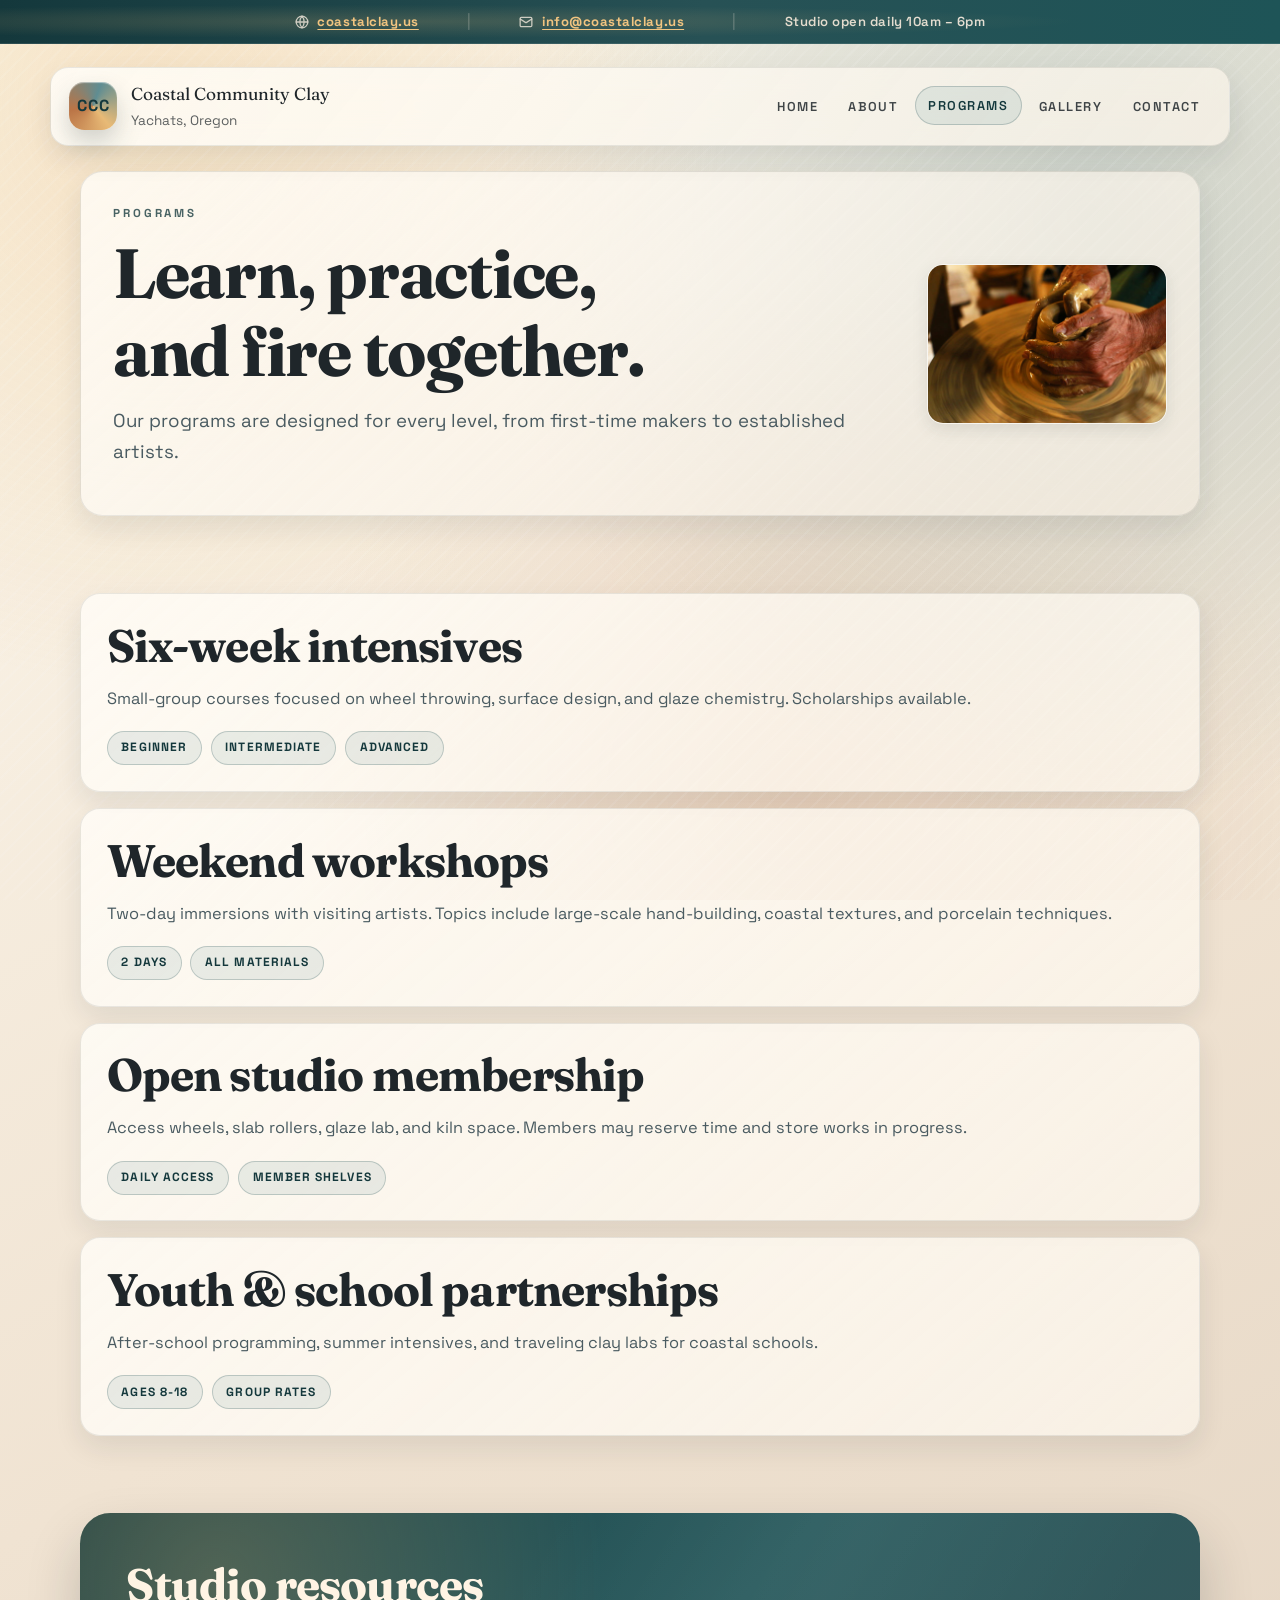
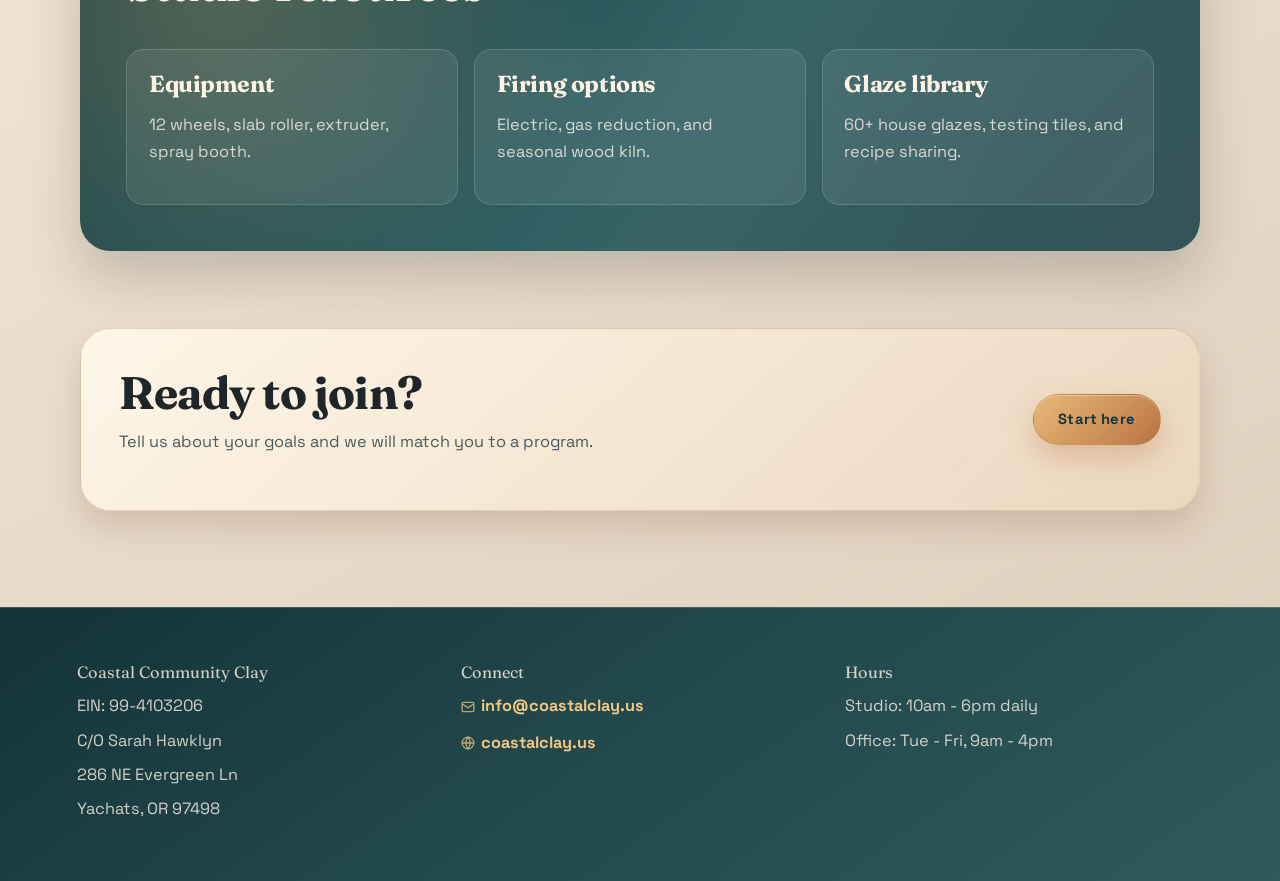
<file: programs.html>
<!DOCTYPE html>
<html lang="en">
  <head>
    <meta charset="utf-8" />
    <meta name="viewport" content="width=device-width, initial-scale=1" />
    <title>Programs | Coastal Community Clay</title>
    <meta
      name="description"
      content="Programs at Coastal Community Clay: classes, open studio, youth programs, and community firings."
    />
    <link rel="preconnect" href="https://fonts.googleapis.com" />
    <link rel="preconnect" href="https://fonts.gstatic.com" crossorigin />
    <link
      href="https://fonts.googleapis.com/css2?family=Fraunces:wght@300;500;700&family=Space+Grotesk:wght@400;600&display=swap"
      rel="stylesheet"
    />
    <link rel="stylesheet" href="css/styles.css" />
  </head>
  <body>
    <div class="info-bar">
      <span class="info-bar-item">
        <svg width="14" height="14" viewBox="0 0 24 24" fill="none" stroke="currentColor" stroke-width="2.2" stroke-linecap="round" stroke-linejoin="round"><circle cx="12" cy="12" r="10"/><path d="M2 12h20M12 2a15.3 15.3 0 0 1 0 20M12 2a15.3 15.3 0 0 0 0 20"/></svg>
        <a href="https://coastalclay.us" target="_blank" rel="noopener">coastalclay.us</a>
      </span>
      <span class="info-bar-sep">|</span>
      <span class="info-bar-item">
        <svg width="14" height="14" viewBox="0 0 24 24" fill="none" stroke="currentColor" stroke-width="2.2" stroke-linecap="round" stroke-linejoin="round"><rect x="2" y="4" width="20" height="16" rx="2"/><path d="m22 7-8.97 5.7a1.94 1.94 0 0 1-2.06 0L2 7"/></svg>
        <a href="mailto:info@coastalclay.us">info@coastalclay.us</a>
      </span>
      <span class="info-bar-sep">|</span>
      <span class="info-bar-item">Studio open daily 10am – 6pm</span>
    </div>
    <header class="site-header">
      <div class="brand">
        <span class="brand-mark">CCC</span>
        <div>
          <p class="brand-title">Coastal Community Clay</p>
          <p class="brand-subtitle">Yachats, Oregon</p>
        </div>
      </div>
      <button class="menu-toggle" aria-expanded="false" aria-controls="primary-nav">
        Menu
      </button>
      <nav id="primary-nav" class="site-nav">
        <a class="nav-link" href="index.html">Home</a>
        <a class="nav-link" href="about.html">About</a>
        <a class="nav-link" href="programs.html">Programs</a>
        <a class="nav-link" href="gallery.html">Gallery</a>
        <a class="nav-link" href="contact.html">Contact</a>
      </nav>
    </header>

    <main>
      <section class="page-hero">
        <div>
          <p class="eyebrow">Programs</p>
          <h1>Learn, practice, and fire together.</h1>
          <p class="lead">
            Our programs are designed for every level, from first-time makers to
            established artists.
          </p>
        </div>
        <figure class="page-hero-illustration">
          <img
            src="images/photos/pottery-wheel.jpg"
            alt="Artisan at a pottery wheel in a ceramic studio."
            width="480"
            height="360"
            loading="lazy"
          />
        </figure>
      </section>

      <section class="program-list">
        <article>
          <h2>Six-week intensives</h2>
          <p>
            Small-group courses focused on wheel throwing, surface design, and
            glaze chemistry. Scholarships available.
          </p>
          <div class="pill-row">
            <span>Beginner</span>
            <span>Intermediate</span>
            <span>Advanced</span>
          </div>
        </article>
        <article>
          <h2>Weekend workshops</h2>
          <p>
            Two-day immersions with visiting artists. Topics include large-scale
            hand-building, coastal textures, and porcelain techniques.
          </p>
          <div class="pill-row">
            <span>2 days</span>
            <span>All materials</span>
          </div>
        </article>
        <article>
          <h2>Open studio membership</h2>
          <p>
            Access wheels, slab rollers, glaze lab, and kiln space. Members may
            reserve time and store works in progress.
          </p>
          <div class="pill-row">
            <span>Daily access</span>
            <span>Member shelves</span>
          </div>
        </article>
        <article>
          <h2>Youth & school partnerships</h2>
          <p>
            After-school programming, summer intensives, and traveling clay labs
            for coastal schools.
          </p>
          <div class="pill-row">
            <span>Ages 8-18</span>
            <span>Group rates</span>
          </div>
        </article>
      </section>

      <section class="band">
        <div class="band-content">
          <h2>Studio resources</h2>
          <div class="resource-grid">
            <div>
              <h3>Equipment</h3>
              <p>12 wheels, slab roller, extruder, spray booth.</p>
            </div>
            <div>
              <h3>Firing options</h3>
              <p>Electric, gas reduction, and seasonal wood kiln.</p>
            </div>
            <div>
              <h3>Glaze library</h3>
              <p>60+ house glazes, testing tiles, and recipe sharing.</p>
            </div>
          </div>
        </div>
      </section>

      <section class="cta">
        <div>
          <h2>Ready to join?</h2>
          <p>Tell us about your goals and we will match you to a program.</p>
        </div>
        <a class="btn primary" href="contact.html">Start here</a>
      </section>
    </main>

    <footer class="site-footer">
      <div>
        <p class="footer-title">Coastal Community Clay</p>
        <p>EIN: 99-4103206</p>
        <p>C/O Sarah Hawklyn</p>
        <p>286 NE Evergreen Ln</p>
        <p>Yachats, OR 97498</p>
      </div>
      <div>
        <p class="footer-title">Connect</p>
        <p><a class="footer-contact-link" href="mailto:info@coastalclay.us"><svg width="14" height="14" viewBox="0 0 24 24" fill="none" stroke="currentColor" stroke-width="2.2" stroke-linecap="round" stroke-linejoin="round"><rect x="2" y="4" width="20" height="16" rx="2"/><path d="m22 7-8.97 5.7a1.94 1.94 0 0 1-2.06 0L2 7"/></svg>info@coastalclay.us</a></p>
        <p><a class="footer-contact-link" href="https://coastalclay.us" target="_blank" rel="noopener"><svg width="14" height="14" viewBox="0 0 24 24" fill="none" stroke="currentColor" stroke-width="2.2" stroke-linecap="round" stroke-linejoin="round"><circle cx="12" cy="12" r="10"/><path d="M2 12h20M12 2a15.3 15.3 0 0 1 0 20M12 2a15.3 15.3 0 0 0 0 20"/></svg>coastalclay.us</a></p>
      </div>
      <div>
        <p class="footer-title">Hours</p>
        <p>Studio: 10am - 6pm daily</p>
        <p>Office: Tue - Fri, 9am - 4pm</p>
      </div>
    </footer>

    <script src="js/main.js"></script>
  </body>
</html>
</file>
<file: css/styles.css>
:root {
  color-scheme: light;
  --ink: #1f262a;
  --ink-soft: #4a5b61;
  --paper: #f6f2e8;
  --paper-bright: #fffcf6;
  --sand: #e8d7c3;
  --clay: #ba7446;
  --clay-deep: #8b4f30;
  --sun: #e8ba76;
  --tide: #5f8d92;
  --kelp: #275155;
  --ocean: #14383c;
  --line: rgba(31, 38, 42, 0.16);
  --line-soft: rgba(31, 38, 42, 0.09);
  --glass: rgba(255, 252, 246, 0.76);
  --glass-strong: rgba(255, 252, 246, 0.9);
  --shadow-sm: 0 12px 28px rgba(27, 37, 42, 0.09);
  --shadow-md: 0 18px 38px rgba(23, 34, 38, 0.14);
  --shadow-lg: 0 26px 54px rgba(20, 31, 35, 0.2);
  --radius-sm: 1rem;
  --radius-md: 1.4rem;
  --radius-lg: 1.9rem;
  --radius-pill: 999px;
  --font-display: "Fraunces", "Baskerville", "Times New Roman", serif;
  --font-body: "Space Grotesk", "Avenir Next", "Helvetica Neue", sans-serif;
}

*,
*::before,
*::after {
  box-sizing: border-box;
}

html {
  scroll-behavior: smooth;
}

body {
  margin: 0;
  min-height: 100vh;
  font-family: var(--font-body);
  color: var(--ink);
  background: linear-gradient(150deg, #fdf8ed 0%, #f0e3d2 48%, #decebc 100%);
  line-height: 1.65;
  position: relative;
}

body::before,
body::after {
  content: "";
  position: fixed;
  inset: 0;
  pointer-events: none;
  z-index: -1;
}

body::before {
  background:
    radial-gradient(circle at 12% 12%, rgba(232, 186, 118, 0.32), transparent 42%),
    radial-gradient(circle at 85% 24%, rgba(95, 141, 146, 0.28), transparent 47%),
    radial-gradient(circle at 62% 88%, rgba(186, 116, 70, 0.2), transparent 46%);
}

body::after {
  opacity: 0.28;
  background:
    repeating-linear-gradient(
      135deg,
      rgba(255, 255, 255, 0.35) 0,
      rgba(255, 255, 255, 0.35) 2px,
      transparent 2px,
      transparent 11px
    );
}

main {
  width: min(1120px, calc(100% - clamp(2rem, 7vw, 8rem)));
  margin: 0 auto;
  padding: clamp(1.2rem, 2vw, 2rem) 0 clamp(4.5rem, 8vw, 6rem);
  display: grid;
  gap: clamp(3rem, 6vw, 5.2rem);
}

h1,
h2,
h3 {
  font-family: var(--font-display);
  margin: 0 0 0.95rem 0;
  line-height: 1.12;
  letter-spacing: -0.018em;
  text-wrap: balance;
}

h1 {
  font-size: clamp(2.35rem, 6vw, 4.35rem);
}

h2 {
  font-size: clamp(1.85rem, 4vw, 2.85rem);
}

h3 {
  font-size: clamp(1.18rem, 2.3vw, 1.45rem);
}

p {
  margin: 0 0 1rem 0;
  font-size: 1.02rem;
  color: var(--ink-soft);
}

a {
  color: inherit;
  text-decoration: none;
  transition: color 0.24s ease;
}

main > section {
  position: relative;
}

.site-header {
  position: sticky;
  top: 0.8rem;
  z-index: 30;
  width: min(1180px, calc(100% - clamp(1.8rem, 7vw, 8rem)));
  margin: clamp(0.75rem, 1.8vw, 1.5rem) auto 0;
  padding: 0.75rem 0.95rem 0.75rem 1.15rem;
  display: flex;
  align-items: center;
  justify-content: space-between;
  gap: 1rem;
  border-radius: 1.15rem;
  border: 1px solid var(--line-soft);
  background: linear-gradient(130deg, rgba(255, 253, 248, 0.87), rgba(248, 242, 231, 0.79));
  backdrop-filter: blur(14px) saturate(120%);
  box-shadow: var(--shadow-sm);
}

.brand {
  display: flex;
  align-items: center;
  gap: 0.85rem;
  min-width: 0;
}

.brand-mark {
  width: 3rem;
  height: 3rem;
  display: grid;
  place-items: center;
  border-radius: 0.95rem;
  background: conic-gradient(from 140deg, var(--sun), var(--clay), var(--tide), var(--sun));
  color: var(--ocean);
  font-weight: 700;
  letter-spacing: 0.06em;
  box-shadow:
    inset 0 1px 1px rgba(255, 255, 255, 0.5),
    0 12px 24px rgba(35, 55, 61, 0.21);
  animation: markPulse 6s ease-in-out infinite;
}

.brand-title {
  margin: 0;
  font-family: var(--font-display);
  font-size: 1.08rem;
  color: var(--ink);
}

.brand-subtitle {
  margin: 0.12rem 0 0 0;
  font-size: 0.85rem;
  color: rgba(31, 38, 42, 0.72);
}

.site-nav {
  display: flex;
  align-items: center;
  gap: 0.2rem;
}

.nav-link {
  padding: 0.5rem 0.78rem;
  border-radius: var(--radius-pill);
  text-transform: uppercase;
  letter-spacing: 0.12em;
  font-size: 0.8rem;
  font-weight: 600;
  color: rgba(31, 38, 42, 0.85);
  border: 1px solid transparent;
  transition:
    background-color 0.25s ease,
    border-color 0.25s ease,
    transform 0.25s ease,
    color 0.25s ease;
}

.nav-link:hover,
.nav-link.active {
  background: rgba(95, 141, 146, 0.14);
  border-color: rgba(39, 81, 85, 0.24);
  color: var(--ocean);
  transform: translateY(-1px);
}

.menu-toggle {
  display: none;
  align-items: center;
  justify-content: center;
  border: 1px solid var(--line);
  background: var(--glass-strong);
  padding: 0.5rem 0.95rem;
  border-radius: var(--radius-pill);
  font-size: 0.78rem;
  text-transform: uppercase;
  letter-spacing: 0.12em;
  font-weight: 600;
  color: var(--ocean);
  font-family: var(--font-body);
}

.hero {
  display: grid;
  grid-template-columns: 1.15fr 0.85fr;
  gap: clamp(1.8rem, 4vw, 3.2rem);
  align-items: stretch;
  padding: clamp(1.65rem, 4vw, 2.65rem);
  border-radius: var(--radius-lg);
  border: 1px solid var(--line-soft);
  background: linear-gradient(145deg, rgba(255, 252, 246, 0.84), rgba(247, 239, 227, 0.62));
  box-shadow: var(--shadow-lg);
  overflow: hidden;
}

.hero::before {
  content: "";
  position: absolute;
  width: 430px;
  height: 430px;
  right: -180px;
  top: -180px;
  border-radius: 50%;
  background: radial-gradient(circle, rgba(232, 186, 118, 0.42), rgba(232, 186, 118, 0));
  pointer-events: none;
}

.hero::after {
  content: "";
  position: absolute;
  width: 280px;
  height: 280px;
  left: -140px;
  bottom: -120px;
  border-radius: 50%;
  background: radial-gradient(circle, rgba(95, 141, 146, 0.28), rgba(95, 141, 146, 0));
  pointer-events: none;
}

.hero-content {
  max-width: 600px;
  position: relative;
  z-index: 1;
  animation: fadeUp 0.85s ease both;
}

.eyebrow {
  margin: 0 0 0.7rem 0;
  text-transform: uppercase;
  letter-spacing: 0.25em;
  font-size: 0.72rem;
  font-weight: 700;
  color: rgba(20, 56, 60, 0.78);
}

.lead {
  font-size: clamp(1.03rem, 2.1vw, 1.17rem);
  max-width: 62ch;
}

.hero-actions {
  display: flex;
  flex-wrap: wrap;
  gap: 0.8rem;
  margin-top: 1.9rem;
}

.btn {
  display: inline-flex;
  align-items: center;
  justify-content: center;
  border-radius: var(--radius-pill);
  padding: 0.78rem 1.55rem;
  font-size: 0.92rem;
  font-weight: 700;
  letter-spacing: 0.01em;
  border: 1px solid transparent;
  transition:
    transform 0.24s ease,
    box-shadow 0.24s ease,
    background-color 0.24s ease,
    border-color 0.24s ease;
}

.btn.primary {
  background: linear-gradient(135deg, var(--sun), var(--clay));
  color: #15363a;
  border-color: rgba(117, 72, 46, 0.2);
  box-shadow:
    inset 0 1px 0 rgba(255, 255, 255, 0.32),
    0 12px 28px rgba(186, 116, 70, 0.35);
}

.btn.ghost {
  background: var(--glass-strong);
  border-color: rgba(31, 38, 42, 0.2);
  color: var(--ocean);
}

.btn:hover {
  transform: translateY(-2px);
  box-shadow: 0 14px 28px rgba(26, 40, 45, 0.2);
}

.btn:active {
  transform: translateY(0);
}

.hero-card {
  padding: 1.9rem;
  border-radius: var(--radius-md);
  background: linear-gradient(158deg, rgba(20, 56, 60, 0.96), rgba(39, 81, 85, 0.92));
  color: #f6efe3;
  box-shadow: 0 22px 44px rgba(19, 47, 51, 0.36);
  display: grid;
  align-content: start;
  gap: 1rem;
  overflow: hidden;
  position: relative;
  animation: floatIn 0.92s ease both;
  animation-delay: 0.2s;
}

.hero-card::before {
  content: "";
  position: absolute;
  right: -36px;
  bottom: -46px;
  width: 190px;
  height: 190px;
  border-radius: 50%;
  border: 1px solid rgba(255, 255, 255, 0.24);
}

.hero-card p,
.hero-card span {
  color: rgba(246, 239, 227, 0.82);
}

.hero-list {
  display: grid;
  grid-template-columns: repeat(auto-fit, minmax(140px, 1fr));
  gap: 0.75rem;
}

.hero-list div {
  padding: 0.85rem 0.9rem;
  border-radius: 0.95rem;
  background: rgba(255, 255, 255, 0.1);
  border: 1px solid rgba(255, 255, 255, 0.16);
}

.hero-list span {
  display: block;
  font-size: 0.78rem;
  text-transform: uppercase;
  letter-spacing: 0.08em;
}

.hero-list strong {
  font-size: 1.22rem;
  font-weight: 700;
  color: #fff4e5;
}

.split {
  display: grid;
  grid-template-columns: minmax(240px, 0.95fr) minmax(320px, 1.05fr);
  gap: clamp(1.5rem, 3vw, 2.6rem);
  align-items: start;
}

.split > div:first-child {
  padding: 1.85rem;
  border-radius: var(--radius-md);
  background: var(--glass);
  border: 1px solid var(--line-soft);
  box-shadow: var(--shadow-sm);
}

.highlight-grid {
  display: grid;
  gap: 1rem;
  grid-template-columns: repeat(auto-fit, minmax(190px, 1fr));
}

.highlight-grid article {
  padding: 1.35rem;
  border-radius: 1.1rem;
  background: linear-gradient(145deg, rgba(255, 252, 246, 0.84), rgba(255, 250, 241, 0.68));
  border: 1px solid var(--line-soft);
  box-shadow: var(--shadow-sm);
  transition:
    transform 0.22s ease,
    box-shadow 0.22s ease,
    border-color 0.22s ease;
}

.highlight-grid article:hover {
  transform: translateY(-4px);
  border-color: rgba(39, 81, 85, 0.24);
  box-shadow: var(--shadow-md);
}

.band {
  padding: clamp(1.6rem, 4vw, 2.9rem);
  border-radius: var(--radius-lg);
  background: linear-gradient(132deg, #173f43 0%, #2b5c5f 52%, #355458 100%);
  color: #f7f0e5;
  box-shadow: var(--shadow-lg);
  overflow: hidden;
}

.band::before {
  content: "";
  position: absolute;
  inset: 0;
  background:
    radial-gradient(circle at 12% 20%, rgba(232, 186, 118, 0.26), transparent 38%),
    linear-gradient(120deg, transparent 36%, rgba(255, 255, 255, 0.05) 60%, transparent 84%);
  pointer-events: none;
}

.band-content {
  position: relative;
  z-index: 1;
  display: grid;
  gap: 1.45rem;
}

.band h2,
.band h3 {
  color: #fff4e4;
}

.band p {
  color: rgba(247, 240, 229, 0.84);
}

.event-grid,
.resource-grid {
  display: grid;
  grid-template-columns: repeat(auto-fit, minmax(200px, 1fr));
  gap: 1rem;
}

.event-grid article,
.resource-grid div {
  padding: 1.35rem;
  border-radius: 1.1rem;
  background: rgba(255, 255, 255, 0.08);
  border: 1px solid rgba(255, 255, 255, 0.14);
  backdrop-filter: blur(2px);
}

.impact {
  display: grid;
  gap: 1.6rem;
  grid-template-columns: minmax(240px, 0.9fr) minmax(260px, 1.1fr);
  align-items: center;
  padding: clamp(1.6rem, 3.2vw, 2.6rem);
  border-radius: var(--radius-lg);
  background: linear-gradient(150deg, rgba(255, 252, 245, 0.82), rgba(247, 240, 227, 0.68));
  border: 1px solid var(--line-soft);
  box-shadow: var(--shadow-md);
}

.impact-grid {
  display: grid;
  gap: 0.9rem;
  grid-template-columns: repeat(auto-fit, minmax(150px, 1fr));
}

.impact-grid > div {
  padding: 1.1rem;
  border-radius: 1rem;
  border: 1px solid rgba(31, 38, 42, 0.12);
  background: rgba(255, 255, 255, 0.58);
}

.impact-grid strong {
  display: block;
  margin-bottom: 0.2rem;
  font-size: clamp(1.6rem, 3vw, 2.05rem);
  color: var(--ocean);
}

.impact-grid span {
  font-size: 0.93rem;
  color: rgba(31, 38, 42, 0.75);
}

.support {
  display: grid;
  gap: 1.4rem;
}

.support-grid {
  display: grid;
  gap: 1rem;
  grid-template-columns: repeat(auto-fit, minmax(220px, 1fr));
}

.support-grid article {
  padding: 1.35rem;
  border-radius: 1.1rem;
  border: 1px solid var(--line-soft);
  background: linear-gradient(145deg, rgba(255, 252, 246, 0.86), rgba(255, 250, 241, 0.7));
  box-shadow: var(--shadow-sm);
}

.cta {
  display: flex;
  flex-wrap: wrap;
  align-items: center;
  justify-content: space-between;
  gap: 1.4rem;
  padding: clamp(1.5rem, 3vw, 2.4rem);
  border-radius: var(--radius-lg);
  background: linear-gradient(138deg, rgba(255, 247, 233, 0.95), rgba(235, 216, 190, 0.92));
  border: 1px solid rgba(139, 79, 48, 0.2);
  box-shadow: 0 16px 34px rgba(112, 74, 49, 0.2);
}

.cta h2 {
  margin-bottom: 0.65rem;
}

.text-link {
  color: var(--ocean);
  font-weight: 700;
  text-decoration: underline;
  text-decoration-thickness: 1px;
  text-underline-offset: 0.18em;
}

.text-link:hover {
  color: var(--clay-deep);
}

.page-hero {
  padding: clamp(1.4rem, 2.5vw, 2rem);
  border-radius: var(--radius-md);
  border: 1px solid var(--line-soft);
  background: linear-gradient(140deg, rgba(255, 252, 246, 0.84), rgba(247, 239, 227, 0.65));
  box-shadow: var(--shadow-sm);
  display: grid;
  grid-template-columns: 1fr auto;
  gap: 1.5rem;
  align-items: center;
}

.page-hero:not(:has(.page-hero-illustration)) {
  grid-template-columns: 1fr;
}

.story {
  display: grid;
  gap: 2rem;
}

.story-cards {
  display: grid;
  gap: 1rem;
  grid-template-columns: repeat(auto-fit, minmax(220px, 1fr));
}

.story-cards article {
  padding: 1.35rem;
  border-radius: 1.15rem;
  border: 1px solid var(--line-soft);
  background: rgba(255, 252, 246, 0.74);
  box-shadow: var(--shadow-sm);
}

.grid-two {
  display: grid;
  grid-template-columns: repeat(auto-fit, minmax(240px, 1fr));
  gap: 1.2rem;
  align-items: stretch;
}

.grid-two > div:first-child {
  padding: 1.45rem;
  border-radius: 1.2rem;
  background: rgba(255, 252, 246, 0.72);
  border: 1px solid var(--line-soft);
}

.stats-card {
  padding: 1.7rem;
  border-radius: 1.3rem;
  display: grid;
  gap: 0.95rem;
  background: linear-gradient(145deg, rgba(255, 246, 231, 0.95), rgba(241, 224, 198, 0.9));
  border: 1px solid rgba(139, 79, 48, 0.19);
  box-shadow: 0 14px 28px rgba(121, 79, 51, 0.16);
}

.stats-card strong {
  display: block;
  font-size: clamp(1.7rem, 3vw, 2rem);
  color: var(--ocean);
}

.accent {
  color: var(--kelp);
  font-weight: 700;
}

.program-list {
  display: grid;
  gap: 1rem;
}

.program-list article {
  padding: 1.6rem;
  border-radius: 1.25rem;
  border: 1px solid var(--line-soft);
  background: linear-gradient(140deg, rgba(255, 252, 246, 0.84), rgba(255, 250, 241, 0.66));
  box-shadow: var(--shadow-sm);
}

.pill-row {
  margin-top: 1.15rem;
  display: flex;
  flex-wrap: wrap;
  gap: 0.55rem;
}

.pill-row span {
  display: inline-flex;
  align-items: center;
  padding: 0.38rem 0.86rem;
  border-radius: var(--radius-pill);
  border: 1px solid rgba(39, 81, 85, 0.24);
  background: rgba(95, 141, 146, 0.13);
  color: var(--ocean);
  font-size: 0.75rem;
  font-weight: 700;
  letter-spacing: 0.09em;
  text-transform: uppercase;
}

.gallery-grid {
  display: grid;
  gap: 1rem;
  grid-template-columns: repeat(auto-fit, minmax(220px, 1fr));
}

.gallery-card {
  display: grid;
  gap: 0.95rem;
  padding: 1rem;
  border-radius: 1.25rem;
  border: 1px solid var(--line-soft);
  background: linear-gradient(150deg, rgba(255, 252, 246, 0.88), rgba(255, 249, 240, 0.72));
  box-shadow: var(--shadow-sm);
  transition:
    transform 0.24s ease,
    box-shadow 0.24s ease,
    border-color 0.24s ease;
}

.gallery-card:hover {
  transform: translateY(-4px);
  border-color: rgba(39, 81, 85, 0.24);
  box-shadow: var(--shadow-md);
}

.gallery-media {
  margin: 0;
  overflow: hidden;
  border-radius: 1rem;
  border: 1px solid rgba(255, 255, 255, 0.65);
  background: linear-gradient(140deg, #f1dfc5, #c6b3a4);
  box-shadow:
    inset 0 1px 0 rgba(255, 255, 255, 0.4),
    0 6px 16px rgba(31, 38, 42, 0.15);
}

.gallery-media img {
  width: 100%;
  aspect-ratio: 3 / 2;
  object-fit: cover;
  display: block;
  transition: transform 0.35s ease;
}

.gallery-card:hover .gallery-media img {
  transform: scale(1.04);
}

.gallery-copy {
  display: grid;
  gap: 0.55rem;
  padding: 0.5rem 0.6rem 0.6rem;
  border-top: 1px solid var(--line-soft);
}

.gallery-copy h3 {
  margin-bottom: 0;
  font-size: 1.05rem;
  line-height: 1.3;
}

.gallery-copy p {
  margin-bottom: 0;
  font-size: 0.88rem;
  color: var(--ink-muted, #6b7280);
  line-height: 1.5;
}

.gallery-tags {
  display: flex;
  flex-wrap: wrap;
  gap: 0.4rem;
  margin-top: 0.2rem;
}

.gallery-tags span {
  display: inline-flex;
  align-items: center;
  gap: 0.3em;
  padding: 0.25rem 0.65rem;
  border-radius: var(--radius-pill);
  font-size: 0.72rem;
  font-weight: 600;
  letter-spacing: 0.05em;
  text-transform: uppercase;
  color: var(--ocean);
  border: 1px solid rgba(39, 81, 85, 0.22);
  background: rgba(95, 141, 146, 0.09);
  transition: background 0.18s ease, border-color 0.18s ease;
}

.gallery-card:hover .gallery-tags span {
  background: rgba(95, 141, 146, 0.18);
  border-color: rgba(39, 81, 85, 0.38);
}

.contact-grid {
  display: grid;
  gap: 1rem;
  grid-template-columns: repeat(auto-fit, minmax(220px, 1fr));
}

.contact-card {
  padding: 1.3rem;
  border-radius: 1.15rem;
  border: 1px solid var(--line-soft);
  background: rgba(255, 252, 246, 0.79);
  box-shadow: var(--shadow-sm);
}

.form-section {
  padding: clamp(1.4rem, 3vw, 2.1rem);
  border-radius: 1.45rem;
  border: 1px solid var(--line-soft);
  background: linear-gradient(145deg, rgba(255, 252, 246, 0.84), rgba(247, 239, 227, 0.67));
  box-shadow: var(--shadow-md);
}

.contact-form {
  display: grid;
  gap: 1rem;
}

.contact-form label {
  display: grid;
  gap: 0.45rem;
  font-weight: 600;
  color: var(--ink);
}

input,
select,
textarea {
  width: 100%;
  border: 1px solid rgba(31, 38, 42, 0.22);
  border-radius: 0.9rem;
  background: rgba(255, 255, 255, 0.82);
  color: var(--ink);
  padding: 0.76rem 0.95rem;
  font-size: 0.96rem;
  line-height: 1.45;
  font-family: var(--font-body);
  transition:
    border-color 0.2s ease,
    box-shadow 0.2s ease,
    background-color 0.2s ease;
}

textarea {
  resize: vertical;
}

input:focus-visible,
select:focus-visible,
textarea:focus-visible {
  outline: none;
  border-color: rgba(39, 81, 85, 0.5);
  box-shadow: 0 0 0 4px rgba(95, 141, 146, 0.2);
  background: #ffffff;
}

.site-footer {
  display: grid;
  gap: 1.6rem;
  grid-template-columns: repeat(auto-fit, minmax(200px, 1fr));
  padding: clamp(2.2rem, 5vw, 3.2rem) clamp(1.2rem, 6vw, 5rem);
  background: linear-gradient(145deg, #123337 0%, #21484b 45%, #2f5a5d 100%);
  color: #f5ecdf;
  border-top: 1px solid rgba(255, 255, 255, 0.12);
}

.site-footer p {
  margin-bottom: 0.45rem;
  color: rgba(245, 236, 223, 0.84);
}

.footer-title {
  margin-bottom: 0.65rem;
  color: #fff7ea;
  font-family: var(--font-display);
}

.site-footer a {
  color: #f3c682;
  font-weight: 700;
}

.site-footer a:hover {
  color: #ffe4b8;
  text-decoration: underline;
  text-underline-offset: 0.18em;
}

.footer-contact-link {
  display: inline-flex;
  align-items: center;
  gap: 0.4rem;
}

.footer-contact-link svg {
  opacity: 0.75;
  flex-shrink: 0;
}

@keyframes fadeUp {
  from {
    opacity: 0;
    transform: translateY(20px);
  }
  to {
    opacity: 1;
    transform: translateY(0);
  }
}

@keyframes floatIn {
  from {
    opacity: 0;
    transform: translateY(25px) scale(0.98);
  }
  to {
    opacity: 1;
    transform: translateY(0) scale(1);
  }
}

@keyframes markPulse {
  0%,
  100% {
    transform: rotate(0deg);
  }
  50% {
    transform: rotate(6deg);
  }
}

@media (max-width: 980px) {
  .hero,
  .impact {
    grid-template-columns: 1fr;
  }

  .split {
    grid-template-columns: 1fr;
  }
}

@media (max-width: 860px) {
  .site-header {
    width: calc(100% - 1.4rem);
    padding: 0.75rem;
  }

  .site-nav {
    position: absolute;
    top: calc(100% + 0.6rem);
    left: 0;
    right: 0;
    display: none;
    flex-direction: column;
    align-items: stretch;
    gap: 0.24rem;
    padding: 0.65rem;
    border-radius: 1rem;
    border: 1px solid var(--line-soft);
    background: rgba(255, 252, 247, 0.96);
    box-shadow: var(--shadow-md);
  }

  .site-nav.open {
    display: flex;
    animation: fadeUp 0.28s ease both;
  }

  .menu-toggle {
    display: inline-flex;
  }

  .nav-link {
    width: 100%;
    padding: 0.72rem 0.88rem;
  }
}

@media (max-width: 600px) {
  main {
    width: calc(100% - 1.5rem);
    padding-top: 0.9rem;
    gap: 2.55rem;
  }

  h1 {
    font-size: clamp(2rem, 11vw, 2.8rem);
  }

  .hero,
  .band,
  .impact,
  .cta,
  .page-hero,
  .form-section {
    padding: 1.25rem;
  }

  .brand-title {
    font-size: 0.98rem;
  }

  .brand-subtitle {
    font-size: 0.78rem;
  }

  .hero-actions {
    width: 100%;
  }

  .hero-actions .btn {
    flex: 1 1 100%;
  }

  .cta {
    flex-direction: column;
    align-items: flex-start;
  }

  .site-footer {
    grid-template-columns: 1fr;
  }
}

/* ===== Gallery photo placeholders ===== */

.gallery-photo {
  width: 100%;
  aspect-ratio: 3 / 2;
  display: flex;
  align-items: center;
  justify-content: center;
  background: linear-gradient(
    135deg,
    hsl(var(--photo-hue, 25deg) var(--photo-sat, 40%) 72%),
    hsl(var(--photo-hue, 25deg) var(--photo-sat, 40%) 58%)
  );
  border-radius: 1rem;
  border: 1px solid rgba(255, 255, 255, 0.55);
  box-shadow:
    inset 0 1px 0 rgba(255, 255, 255, 0.38),
    0 6px 16px rgba(31, 38, 42, 0.14);
  overflow: hidden;
  position: relative;
}

.gallery-photo::before {
  content: "";
  position: absolute;
  inset: 0;
  background: repeating-linear-gradient(
    45deg,
    rgba(255, 255, 255, 0.06) 0,
    rgba(255, 255, 255, 0.06) 1px,
    transparent 1px,
    transparent 18px
  );
}

.gallery-photo span {
  position: relative;
  z-index: 1;
  font-family: var(--font-display);
  font-size: 0.92rem;
  font-weight: 500;
  color: rgba(20, 38, 42, 0.62);
  letter-spacing: 0.02em;
  text-align: center;
  padding: 0.5rem 1rem;
}

.gallery-photo-notice {
  padding: 1rem 1.4rem;
  border-radius: 1rem;
  background: rgba(95, 141, 146, 0.12);
  border: 1px solid rgba(39, 81, 85, 0.2);
}

.gallery-photo-notice p {
  margin: 0;
  font-size: 0.92rem;
  color: var(--ocean);
}

.gallery-photo-notice a {
  color: var(--clay-deep);
  font-weight: 700;
  text-decoration: underline;
  text-underline-offset: 0.18em;
}

/* ===== History timeline ===== */

.history-section {
  padding: clamp(1.6rem, 3vw, 2.4rem);
  border-radius: var(--radius-lg);
  background: linear-gradient(150deg, rgba(255, 252, 246, 0.85), rgba(245, 237, 223, 0.7));
  border: 1px solid var(--line-soft);
  box-shadow: var(--shadow-md);
}

.history-timeline {
  margin-top: 1.8rem;
  display: grid;
  gap: 0;
  position: relative;
}

.history-timeline::before {
  content: "";
  position: absolute;
  left: 5.4rem;
  top: 0.5rem;
  bottom: 0.5rem;
  width: 2px;
  background: linear-gradient(to bottom, var(--tide), var(--clay), var(--tide));
  opacity: 0.35;
}

.timeline-entry {
  display: grid;
  grid-template-columns: 5rem 1fr;
  gap: 1.2rem;
  padding: 1.2rem 0;
  border-bottom: 1px solid var(--line-soft);
  position: relative;
}

.timeline-entry:last-child {
  border-bottom: none;
}

.timeline-year {
  font-family: var(--font-display);
  font-size: 0.88rem;
  font-weight: 700;
  color: var(--tide);
  padding-top: 0.2rem;
  text-align: right;
  letter-spacing: 0.03em;
}

.timeline-entry > div {
  padding-left: 1.4rem;
  position: relative;
}

.timeline-entry > div::before {
  content: "";
  position: absolute;
  left: -0.45rem;
  top: 0.55rem;
  width: 0.7rem;
  height: 0.7rem;
  border-radius: 50%;
  background: var(--clay);
  border: 2px solid var(--paper);
  box-shadow: 0 0 0 2px rgba(186, 116, 70, 0.35);
}

.timeline-entry h3 {
  font-size: 1.05rem;
  margin-bottom: 0.45rem;
}

.timeline-entry p {
  margin-bottom: 0;
  font-size: 0.96rem;
}

@media (max-width: 600px) {
  .history-timeline::before {
    left: 3.8rem;
  }

  .timeline-entry {
    grid-template-columns: 3.5rem 1fr;
  }

  .timeline-year {
    font-size: 0.78rem;
  }
}

/* ===== Projects grid ===== */

.projects-section {
  padding: clamp(1.6rem, 3vw, 2.4rem);
  border-radius: var(--radius-lg);
  background: linear-gradient(132deg, #173f43 0%, #2b5c5f 52%, #355458 100%);
  color: #f7f0e5;
  box-shadow: var(--shadow-lg);
}

.projects-section h2,
.projects-section .lead {
  color: #fff4e4;
}

.projects-section .lead {
  margin-bottom: 1.6rem;
}

.projects-grid {
  display: grid;
  gap: 1rem;
  grid-template-columns: repeat(auto-fit, minmax(260px, 1fr));
}

.projects-grid article {
  padding: 1.4rem;
  border-radius: 1.15rem;
  background: rgba(255, 255, 255, 0.08);
  border: 1px solid rgba(255, 255, 255, 0.14);
}

.project-tag {
  display: inline-flex;
  align-items: center;
  padding: 0.28rem 0.75rem;
  border-radius: var(--radius-pill);
  font-size: 0.72rem;
  font-weight: 700;
  letter-spacing: 0.1em;
  text-transform: uppercase;
  background: rgba(232, 186, 118, 0.25);
  color: var(--sun);
  border: 1px solid rgba(232, 186, 118, 0.3);
  margin-bottom: 0.75rem;
}

.projects-grid h3 {
  color: #fff4e4;
  font-size: 1.08rem;
  margin-bottom: 0.6rem;
}

.projects-grid p {
  color: rgba(247, 240, 229, 0.84);
  font-size: 0.93rem;
  margin-bottom: 0.5rem;
}

.projects-grid .accent {
  color: var(--sun);
  font-size: 0.85rem;
  font-weight: 700;
  letter-spacing: 0.02em;
}

@media (prefers-reduced-motion: reduce) {
  *,
  *::before,
  *::after {
    animation: none !important;
    transition-duration: 0.01ms !important;
    scroll-behavior: auto !important;
  }
}

/* ===== Top info bar ===== */

.info-bar {
  width: 100%;
  background: linear-gradient(90deg, var(--ocean) 0%, var(--kelp) 55%, #1e5457 100%);
  color: rgba(245, 236, 223, 0.92);
  font-size: 0.82rem;
  font-weight: 600;
  letter-spacing: 0.04em;
  padding: 0.52rem clamp(1rem, 5vw, 4rem);
  display: flex;
  align-items: center;
  justify-content: center;
  gap: clamp(1rem, 4vw, 3rem);
  flex-wrap: wrap;
  border-bottom: 1px solid rgba(255, 255, 255, 0.1);
  position: relative;
  z-index: 40;
}

.info-bar::before {
  content: "";
  position: absolute;
  inset: 0;
  background: radial-gradient(ellipse at 30% 50%, rgba(232, 186, 118, 0.18), transparent 55%);
  pointer-events: none;
}

.info-bar-item {
  display: inline-flex;
  align-items: center;
  gap: 0.55rem;
  white-space: nowrap;
}

.info-bar-item svg {
  flex-shrink: 0;
  opacity: 0.85;
}

.info-bar-item a {
  color: #f3c682;
  font-weight: 700;
  text-decoration: underline;
  text-decoration-thickness: 1px;
  text-underline-offset: 0.2em;
  transition: color 0.2s ease;
}

.info-bar-item a:hover {
  color: #ffe4b8;
}

.info-bar-sep {
  opacity: 0.35;
  font-weight: 300;
  font-size: 1rem;
}

@media (max-width: 600px) {
  .info-bar {
    gap: 0.65rem;
    padding: 0.6rem 1rem;
    font-size: 0.77rem;
  }

  .info-bar-sep {
    display: none;
  }
}

/* ===== Contact card enhancements ===== */

.contact-card.highlight {
  background: linear-gradient(148deg, rgba(20, 56, 60, 0.96), rgba(39, 81, 85, 0.92));
  color: #f6efe3;
  border-color: rgba(255, 255, 255, 0.14);
  box-shadow: 0 18px 36px rgba(19, 47, 51, 0.32);
}

.contact-card.highlight h2,
.contact-card.highlight p,
.contact-card.highlight .accent {
  color: rgba(246, 239, 227, 0.9);
}

.contact-card.highlight a {
  color: #f3c682;
  font-size: 1.06rem;
  font-weight: 700;
  text-decoration: underline;
  text-decoration-thickness: 1px;
  text-underline-offset: 0.2em;
  display: inline-flex;
  align-items: center;
  gap: 0.4rem;
}

.contact-card.highlight a:hover {
  color: #ffe4b8;
}

.contact-card.highlight h2 {
  color: #fff4e4;
  display: flex;
  align-items: center;
  gap: 0.5rem;
}

/* ===== Visual content: illustrations & decorative elements ===== */

.hero-illustration {
  margin: 0 0 1rem 0;
  overflow: hidden;
  border-radius: 1rem;
  border: 1px solid rgba(255, 255, 255, 0.18);
  box-shadow:
    inset 0 1px 0 rgba(255, 255, 255, 0.2),
    0 6px 16px rgba(31, 38, 42, 0.12);
}

.hero-illustration img {
  width: 100%;
  height: auto;
  display: block;
  transition: transform 0.5s ease;
}

.hero-illustration:hover img {
  transform: scale(1.03);
}

.wave-divider {
  margin: 0;
  height: 3px;
  border-radius: var(--radius-pill);
  background: linear-gradient(90deg, transparent, var(--tide), var(--clay), var(--tide), transparent);
  opacity: 0.3;
  pointer-events: none;
}

.section-illustration {
  margin: 1.4rem 0 0.5rem;
  overflow: hidden;
  border-radius: var(--radius-md);
  border: 1px solid rgba(255, 255, 255, 0.5);
  box-shadow:
    inset 0 1px 0 rgba(255, 255, 255, 0.35),
    0 8px 20px rgba(31, 38, 42, 0.1);
}

.section-illustration img {
  width: 100%;
  height: auto;
  display: block;
  transition: transform 0.45s ease;
}

.section-illustration:hover img {
  transform: scale(1.02);
}

.section-illustration.small img {
  max-height: 220px;
  object-fit: cover;
}

.section-illustration.wide {
  border-radius: var(--radius-md);
}

.section-illustration.wide img {
  max-height: 280px;
  object-fit: cover;
}

.page-hero-illustration {
  margin: 0;
  width: clamp(160px, 22vw, 240px);
  overflow: hidden;
  border-radius: var(--radius-sm);
  border: 1px solid rgba(255, 255, 255, 0.5);
  box-shadow:
    inset 0 1px 0 rgba(255, 255, 255, 0.3),
    0 6px 16px rgba(31, 38, 42, 0.1);
  flex-shrink: 0;
}

.page-hero-illustration img {
  width: 100%;
  height: auto;
  display: block;
  transition: transform 0.45s ease;
}

.page-hero-illustration:hover img {
  transform: scale(1.03);
}

.band-illustration {
  margin: 0 0 1rem 0;
  overflow: hidden;
  border-radius: var(--radius-sm);
  border: 1px solid rgba(255, 255, 255, 0.14);
  box-shadow: 0 6px 18px rgba(19, 47, 51, 0.2);
}

.band-illustration img {
  width: 100%;
  max-height: 200px;
  object-fit: cover;
  display: block;
  transition: transform 0.45s ease;
}

.band-illustration:hover img {
  transform: scale(1.02);
}

@media (max-width: 860px) {
  .page-hero {
    grid-template-columns: 1fr;
  }

  .page-hero-illustration {
    width: 100%;
    max-height: 200px;
  }

  .page-hero-illustration img {
    max-height: 200px;
    object-fit: cover;
  }
}

@media (max-width: 600px) {
  .wave-divider {
    margin: -0.8rem 0;
  }

  .section-illustration.small img {
    max-height: 160px;
  }

  .section-illustration.wide img {
    max-height: 180px;
  }
}
</file>
